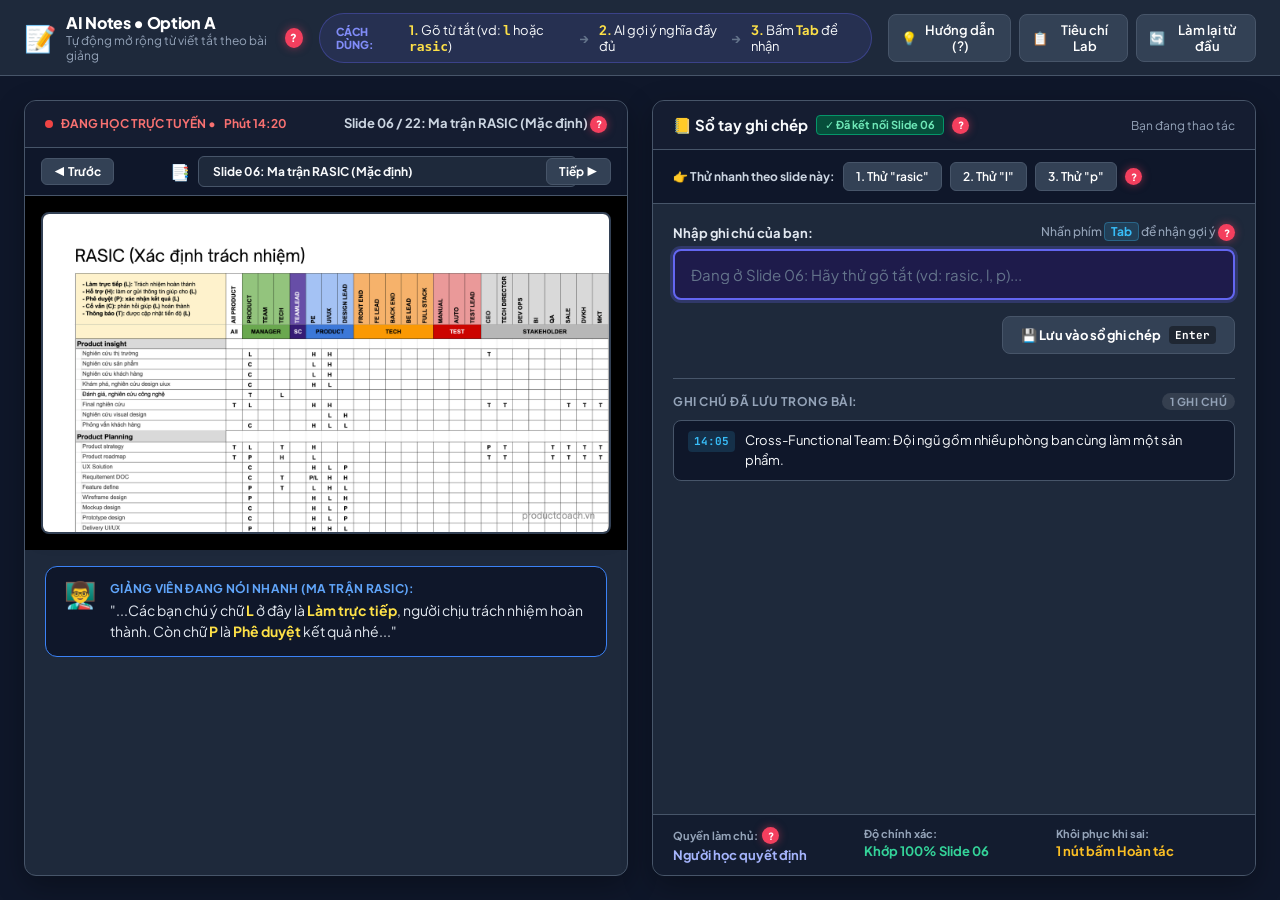
<file: prototype-a/index.html>
<!DOCTYPE html>
<html lang="vi">
<head>
  <meta charset="UTF-8">
  <meta name="viewport" content="width=device-width, initial-scale=1.0">
  <title>AI Notes Prototype - Option A: Tự Động Mở Rộng Viết Tắt</title>
  <link rel="preconnect" href="https://fonts.googleapis.com">
  <link rel="preconnect" href="https://fonts.gstatic.com" crossorigin>
  <link href="https://fonts.googleapis.com/css2?family=Plus+Jakarta+Sans:wght@400;500;600;700;800&family=JetBrains+Mono:wght@500;700&display=swap" rel="stylesheet">
  <link rel="stylesheet" href="style.css">
</head>
<body>

  <!-- Top Simple Navigation Bar -->
  <header class="top-nav">
    <div class="nav-brand">
      <span class="brand-icon">📝</span>
      <div class="brand-info">
        <h1>AI Notes • Option A</h1>
        <p>Tự động mở rộng từ viết tắt theo bài giảng</p>
      </div>
      <button class="help-btn" data-help="overview" title="Bấm xem giải thích">?</button>
    </div>

    <!-- 3 Steps Tester Quick Guide -->
    <div class="quick-steps-banner">
      <span class="step-badge">Cách dùng:</span>
      <span class="step-item"><b>1.</b> Gõ từ tắt (vd: <code>l</code> hoặc <code>rasic</code>)</span>
      <span class="step-arrow">→</span>
      <span class="step-item"><b>2.</b> AI gợi ý nghĩa đầy đủ</span>
      <span class="step-arrow">→</span>
      <span class="step-item"><b>3.</b> Bấm <b>Tab</b> để nhận</span>
    </div>

    <div class="nav-actions">
      <button class="btn-tool" id="btnToggleGuide" title="Bật/Tắt các dấu chấm hỏi hướng dẫn">
        <span class="icon">💡</span> Hướng dẫn (?)
      </button>
      <button class="btn-tool" id="btnToggleAnnotation" title="Xem ghi chú chấm điểm của bài Lab">
        <span class="icon">📋</span> Tiêu chí Lab
      </button>
      <button class="btn-tool btn-reset" id="btnResetAll" title="Làm mới lại trang từ đầu">
        <span class="icon">🔄</span> Làm lại từ đầu
      </button>
    </div>
  </header>

  <!-- Criteria Drawer (Gate 4 Requirement) -->
  <div class="criteria-drawer hidden" id="criteriaDrawer">
    <div class="criteria-box">
      <div class="criteria-header">
        <strong>📋 TIÊU CHÍ CHẤM ĐIỂM LAB (GATE 3 & GATE 4):</strong>
        <button class="btn-close-drawer" id="btnCloseDrawer">✕</button>
      </div>
      <div class="criteria-body">
        <p>• <b>Nhiệm vụ của Tester:</b> Giả sử bạn đang nghe thầy giảng nhanh và chỉ kịp gõ tắt chữ <code>l</code> hoặc <code>rasic</code>. Hãy trải nghiệm cách AI gợi ý nghĩa đầy đủ từ Slide 06.</p>
        <p>• <b>Quyền làm chủ (Agency):</b> AI chỉ gợi ý, người học phải nhấn <b>Tab</b> hoặc nhấp chuột mới nhận, không tự ý can thiệp.</p>
        <p>• <b>Khôi phục (Recovery):</b> Nếu AI đoán sai hoặc người học đổi ý, có nút <b>Hoàn tác (Undo)</b> để quay về chữ ban đầu.</p>
      </div>
    </div>
  </div>

  <!-- Main 2-Column Split Workspace -->
  <main class="workspace-grid">

    <!-- LEFT COLUMN: LECTURE SCREEN (70% COMMON CONTEXT) -->
    <section class="lecture-column">
      <div class="card-header">
        <div class="header-tag">
          <span class="red-dot"></span> ĐANG HỌC TRỰC TUYẾN • <span id="lectureTime">Phút 14:20</span>
        </div>
        <div class="slide-number"><span id="slideIndicator">Slide 06 / 22</span> <button class="help-btn inline" data-help="context" title="Bấm xem bối cảnh bài giảng">?</button></div>
      </div>

      <!-- Slide Switcher Controls -->
      <div class="slide-nav-bar">
        <button class="btn-slide-nav" id="btnPrevSlide" title="Về slide trước">◀ Trước</button>
        <div class="slide-pill-selector">
          <span class="selector-icon">📑</span>
          <select id="slideSelect" class="slide-select-dropdown" title="Chọn slide bài giảng">
            <option value="01">Slide 01: Giới thiệu Session 4 - Stakeholder</option>
            <option value="02">Slide 02: Mục lục Topic buổi học</option>
            <option value="03">Slide 03: Khái niệm Cross-Functional Teams</option>
            <option value="04">Slide 04: Agile Scrum Events</option>
            <option value="05">Slide 05: Mô hình phát triển nhóm Tuckman</option>
            <option value="06" selected>Slide 06: Ma trận RASIC (Mặc định)</option>
            <option value="07">Slide 07: Bộ công cụ làm việc nhóm (Tools for Work)</option>
            <option value="08">Slide 08: Giải lao & Hỏi đáp nhanh</option>
            <option value="09">Slide 09: Bắt đầu phần Workshop nhóm (Let's Start)</option>
            <option value="10">Slide 10: Bài tập 1: Xây dựng ma trận RASIC</option>
            <option value="11">Slide 11: Chuyển tiếp Part 2: Stakeholder Engagement</option>
            <option value="12">Slide 12: Quy trình quản lý Stakeholder (4 bước)</option>
            <option value="13">Slide 13: Định nghĩa Stakeholder (Bên liên quan)</option>
            <option value="14">Slide 14: Mô hình phong cách giao tiếp DISC</option>
            <option value="15">Slide 15: Phân tích Stakeholder (Ma trận Power/Interest)</option>
            <option value="16">Slide 16: Mẫu bảng chiến lược Stakeholder (Strategy Table)</option>
            <option value="17">Slide 17: Tình huống thực tế: Ứng xử với Stakeholder</option>
            <option value="18">Slide 18: Các yếu tố quan hệ trong tổ chức (4T)</option>
            <option value="19">Slide 19: Nguyên tắc giao tiếp với Stakeholder</option>
            <option value="20">Slide 20: Thực hành đóng vai xử lý tình huống (Role-play)</option>
            <option value="21">Slide 21: Bài tập 2: Chiến lược Stakeholder nghề nghiệp</option>
            <option value="22">Slide 22: Q&A - Hỏi đáp và Tổng kết buổi học</option>
          </select>
        </div>
        <button class="btn-slide-nav" id="btnNextSlide" title="Sang slide tiếp theo">Tiếp ▶</button>
      </div>

      <!-- Slide Image -->
      <div class="slide-display-frame">
        <img src="assets/slide_06.png" alt="Slide bài giảng" class="slide-photo" id="slideImg">
      </div>

      <!-- Teacher Audio Transcript Caption -->
      <div class="teacher-speech-bubble">
        <div class="speech-avatar">👨‍🏫</div>
        <div class="speech-content">
          <div class="speaker-name" id="speakerTopic">Giảng viên đang nói nhanh (Ma trận RASIC):</div>
          <p id="speakerQuote">"...Các bạn chú ý chữ <strong>L</strong> ở đây là <strong>Làm trực tiếp</strong>, người chịu trách nhiệm hoàn thành. Còn chữ <strong>P</strong> là <strong>Phê duyệt</strong> kết quả nhé..."</p>
        </div>
      </div>
    </section>

    <!-- RIGHT COLUMN: SMART NOTE-TAKING (OPTION A INTERACTION) -->
    <section class="notepad-column">
      <div class="card-header">
        <div class="notepad-title">
          <span>📒 Sổ tay ghi chép</span>
          <span class="sync-badge" id="syncBadge">✓ Đã kết nối Slide 06</span>
          <button class="help-btn inline" data-help="autocomplete" title="Bấm xem cơ chế tự động điền">?</button>
        </div>
        <span class="user-role-tag">Bạn đang thao tác</span>
      </div>

      <!-- Quick Try Buttons (Tự động thay đổi theo từng Slide) -->
      <div class="quick-try-bar">
        <span class="try-label">👉 Thử nhanh theo slide này:</span>
        <div class="dynamic-sample-btns" id="dynamicSampleBtns">
          <!-- Populated by JS based on active slide -->
        </div>
        <button class="help-btn inline" data-help="scenarios" title="Xem hướng dẫn nút thử nhanh">?</button>
      </div>


      <!-- Note Taking Box -->
      <div class="typing-workspace">

        <!-- Input Row -->
        <div class="input-container">
          <label for="mainInput" class="input-label">
            <span>Nhập ghi chú của bạn:</span>
            <span class="key-hint">Nhấn phím <b>Tab</b> để nhận gợi ý <button class="help-btn inline" data-help="tabKey">?</button></span>
          </label>
          <div class="input-field-wrapper">
            <input 
              type="text" 
              id="mainInput" 
              class="primary-input" 
              placeholder="Gõ thử từ viết tắt vào đây: l, p, h hoặc rasic..." 
              autocomplete="off" 
              autofocus
            >
          </div>
        </div>

        <!-- AI Suggestion Box (Clean, High Visibility Pop-card) -->
        <div class="suggestion-pop-card hidden" id="suggestionCard">
          <div class="sugg-header">
            <span class="sugg-badge">✨ AI phát hiện từ viết tắt:</span>
            <span class="sugg-source">Căn cứ: Slide 06 (Ma trận RASIC)</span>
          </div>

          <div class="sugg-preview-text" id="suggestionText">
            L - Làm trực tiếp: Trách nhiệm chính hoàn thành công việc
          </div>

          <div class="sugg-actions">
            <button class="btn-accept" id="btnAccept">
              <span class="btn-key">Tab ⇥</span> Nhận gợi ý đầy đủ
            </button>
            <button class="btn-dismiss" id="btnDismiss">
              Bỏ qua [Esc]
            </button>
          </div>
        </div>

        <!-- Undo & Recovery Banner -->
        <div class="undo-banner hidden" id="undoBanner">
          <div class="undo-msg">
            <span class="green-check">✓</span> Đã bung câu hoàn chỉnh từ chữ viết tắt.
          </div>
          <div class="undo-buttons">
            <button class="btn-undo-action" id="btnUndo">
              <span>↩</span> Hoàn tác (Quay lại chữ tắt ban đầu)
            </button>
            <button class="help-btn inline" data-help="recovery">?</button>
          </div>
        </div>

        <!-- Save Button -->
        <div class="submit-row">
          <button class="btn-save" id="btnSave">
            💾 Lưu vào sổ ghi chép <kbd>Enter</kbd>
          </button>
        </div>

        <!-- Saved Notes Archive -->
        <div class="notes-archive">
          <div class="archive-header">
            <span>Ghi chú đã lưu trong bài:</span>
            <span class="note-count" id="noteCount">1 ghi chú</span>
          </div>
          <div class="notes-feed" id="notesFeed">
            <div class="feed-item">
              <span class="feed-time">14:05</span>
              <p class="feed-text">Cross-Functional Team: Đội ngũ gồm nhiều phòng ban cùng làm một sản phẩm.</p>
            </div>
          </div>
        </div>

      </div>

      <!-- Human-AI Metrics Footer -->
      <div class="footer-metrics">
        <div class="metric-item">
          <span class="m-label">Quyền làm chủ: <button class="help-btn inline" data-help="agency">?</button></span>
          <span class="m-value purple">Người học quyết định</span>
        </div>
        <div class="metric-item">
          <span class="m-label">Độ chính xác:</span>
          <span class="m-value green">Khớp 100% Slide 06</span>
        </div>
        <div class="metric-item">
          <span class="m-label">Khôi phục khi sai:</span>
          <span class="m-value yellow">1 nút bấm Hoàn tác</span>
        </div>
      </div>
    </section>

  </main>

  <!-- Interactive Help Modal -->
  <div class="help-overlay hidden" id="helpOverlay">
    <div class="help-card">
      <div class="help-header">
        <h3 id="helpTitle">Tiêu đề tính năng</h3>
        <button class="btn-close-help" id="btnCloseHelp">✕</button>
      </div>
      <div class="help-content">
        <div class="help-block">
          <div class="block-title">🎯 Tính năng này để làm gì?</div>
          <p id="helpPurpose">Mô tả...</p>
        </div>
        <div class="help-block">
          <div class="block-title">🖐️ Cách bạn dùng trên màn hình</div>
          <p id="helpUsage">Cách dùng...</p>
        </div>
        <div class="help-block highlight">
          <div class="block-title">🤖 Ý nghĩa thiết kế Human-AI (Tiêu chí chấm thi)</div>
          <p id="helpMetric">Ý nghĩa...</p>
        </div>
      </div>
      <div class="help-footer">
        <button class="btn-understand" id="btnUnderstand">Đã hiểu 👍</button>
      </div>
    </div>
  </div>

  <script src="app.js"></script>
</body>
</html>
</file>
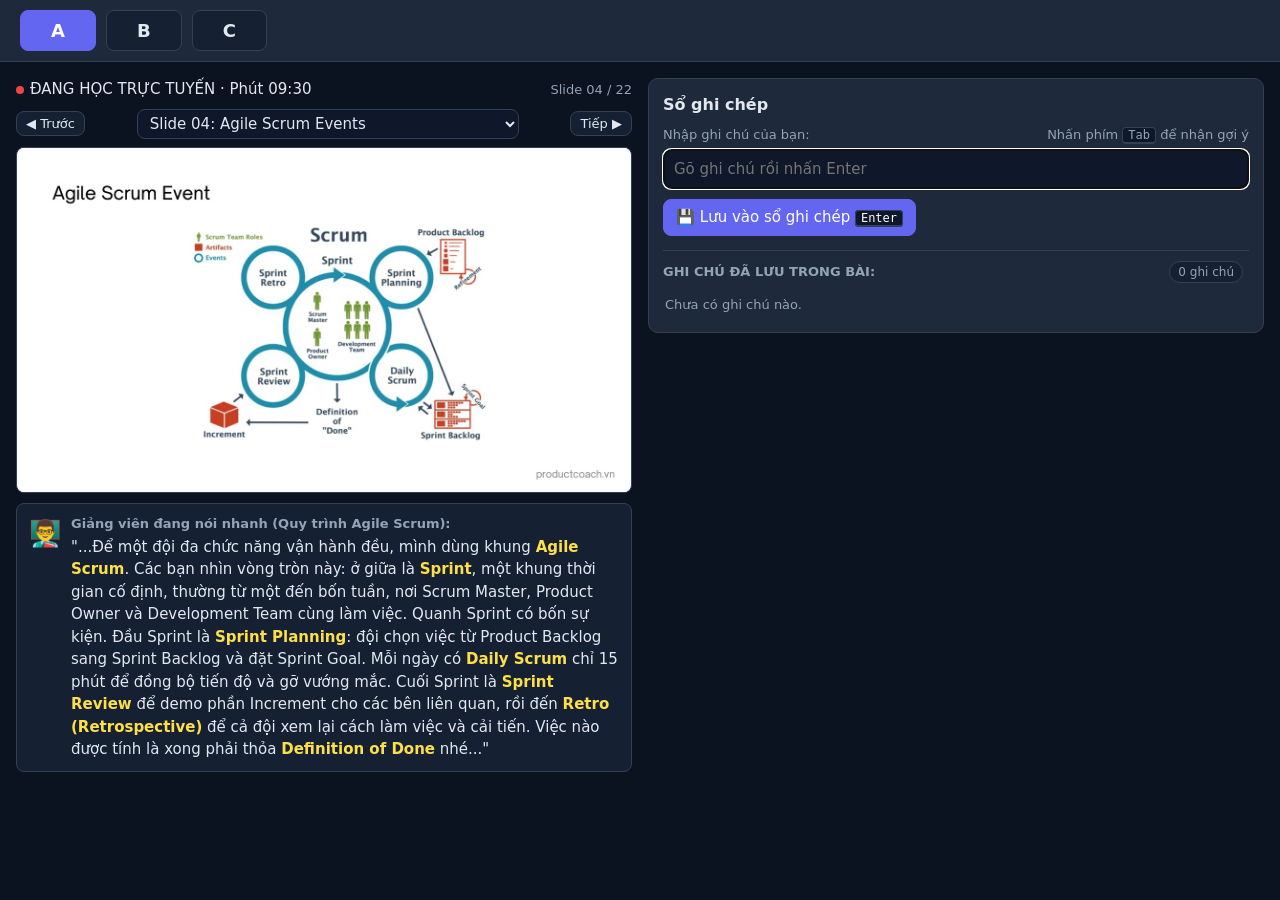
<file: prototype/index.html>
<!doctype html>
<html lang="vi">
<head>
<meta charset="utf-8">
<meta name="viewport" content="width=device-width, initial-scale=1">
<title>Lớp học online · Ghi chú khi nghe giảng</title>
<style>
  :root {
    --bg: #0b1220; --card: #1e293b; --panel: #162033; --field: #0f172a; --ink: #e2e8f0; --muted: #94a3b8; --line: #334155;
    --accent: #6366f1; --accent-soft: #2e3170; --warn: #fcd34d; --warn-soft: #4a3a10; --ok: #86efac; --ok-soft: #14532d; --red: #ef4444;
  }
  * { box-sizing: border-box; }
  body { margin: 0; font: 15px/1.5 system-ui, "Segoe UI", sans-serif; background: var(--bg); color: var(--ink); }
  .hidden { display: none !important; }
  .muted { color: var(--muted); font-size: 13px; }
  h2 { font-size: 16px; margin: 0 0 8px; }
  button { font: inherit; cursor: pointer; border: 1px solid var(--line); background: var(--panel); color: var(--ink); border-radius: 8px; padding: 6px 12px; }
  button:hover:not(:disabled) { border-color: var(--accent); }
  button:disabled { opacity: .45; cursor: not-allowed; }
  button.primary { background: var(--accent); border-color: var(--accent); color: #fff; }
  button.small { padding: 2px 9px; font-size: 13px; }
  input[type=text], textarea, select { font: inherit; width: 100%; padding: 8px 10px; border: 1px solid var(--line); border-radius: 8px; background: var(--field); color: var(--ink); }
  select option { background: var(--card); color: var(--ink); }
  kbd { font: 12px monospace; border: 1px solid var(--line); border-bottom-width: 2px; border-radius: 4px; padding: 0 5px; background: var(--field); }
  .row { display: flex; gap: 8px; flex-wrap: wrap; align-items: center; }
  .between { justify-content: space-between; }

  /* Header: menu A / B / C */
  .top { background: var(--card); border-bottom: 1px solid var(--line); padding: 10px 20px; }
  .menu { display: flex; gap: 10px; }
  .menu button { font-size: 18px; font-weight: 600; padding: 6px 30px; }
  .menu button.on { background: var(--accent); border-color: var(--accent); color: #fff; }

  /* Khung bài giảng dùng chung */
  .grid { max-width: 1320px; margin: 0 auto; padding: 16px; display: grid; grid-template-columns: 1fr 1fr; gap: 16px; align-items: start; }
  @media (max-width: 900px) { .grid { grid-template-columns: 1fr; } }
  .card { background: var(--card); border: 1px solid var(--line); border-radius: 10px; padding: 14px; }
  .live { display: flex; justify-content: space-between; align-items: center; margin-bottom: 8px; }
  .dot { display: inline-block; width: 8px; height: 8px; border-radius: 50%; background: var(--red); margin-right: 6px; }
  .slidenav { display: flex; justify-content: space-between; align-items: center; gap: 8px; margin-bottom: 8px; }
  .slidenav select { width: auto; max-width: 62%; padding: 4px 8px; }
  .frame { aspect-ratio: 16 / 9; border-radius: 8px; overflow: hidden; background: #fff; border: 1px solid var(--line); }
  .frame img { width: 100%; height: 100%; display: block; object-fit: contain; }
  .speech { display: flex; gap: 10px; margin-top: 10px; background: var(--panel); border: 1px solid var(--line); border-radius: 8px; padding: 10px 12px; }
  .speech .av { font-size: 26px; }
  .speech b.t { display: block; font-size: 13px; color: var(--muted); }
  .speech p { margin: 2px 0 0; }
  .speech strong { color: #fde047; }

  /* Thành phần ghi chú dùng chung */
  .tag { display: inline-block; font-size: 12px; padding: 1px 8px; border-radius: 999px; border: 1px solid var(--line); color: var(--muted); background: var(--panel); margin-right: 6px; }
  .tag.ai { background: var(--accent-soft); border-color: #4f52b2; color: #c7d2fe; }
  .tag.low { background: var(--warn-soft); border-color: #7a5e14; color: var(--warn); }
  .item { display: flex; justify-content: space-between; gap: 8px; align-items: flex-start; padding: 8px 10px; border: 1px solid var(--line); border-radius: 8px; margin-bottom: 8px; background: var(--panel); }
  .item .body { flex: 1; }
  .empty { color: var(--muted); font-size: 13px; padding: 4px 2px; }
  .saved { background: var(--ok-soft); border: 1px solid #1f7a3d; border-radius: 8px; padding: 6px 12px; margin-bottom: 10px; color: var(--ok); }

  /* A */
  .suggest { background: var(--accent-soft); border: 1px solid #4f52b2; border-radius: 8px; padding: 10px 12px; margin: 10px 0; }
  .suggest .stext { margin: 8px 0; font-weight: 600; }
  .banner { display: flex; justify-content: space-between; gap: 8px; align-items: center; background: var(--ok-soft); border: 1px solid #1f7a3d; color: var(--ok); border-radius: 8px; padding: 6px 12px; margin: 10px 0; }
  .banner button { color: var(--ink); }
  .archive { margin-top: 14px; border-top: 1px solid var(--line); padding-top: 10px; }

  /* B */
  .pin { display: flex; gap: 12px; align-items: flex-start; border: 1px solid var(--line); border-radius: 8px; padding: 10px; margin-bottom: 10px; background: var(--panel); }
  .pin .l { flex: 1; min-width: 0; }
  .thumb { width: 220px; flex: none; position: relative; border: 1px solid var(--line); cursor: pointer; line-height: 0; }
  .thumb img { width: 100%; }
  @media (max-width: 560px) { .pin { flex-direction: column; } }
  .rbox { position: absolute; border: 2px solid var(--red); background: rgba(239,68,68,.14); }
  .modal { position: fixed; inset: 0; background: rgba(2,6,23,.7); display: flex; align-items: center; justify-content: center; z-index: 10; padding: 12px; }
  .mbox { background: var(--card); border-radius: 12px; padding: 16px; width: min(900px, 100%); max-height: 100%; overflow: auto; }
  .big { position: relative; line-height: 0; border: 1px solid var(--line); margin-bottom: 10px; user-select: none; touch-action: none; }
  .big img { width: 100%; }
  .big .rbox { cursor: move; }
  .big .h { position: absolute; right: -7px; bottom: -7px; width: 13px; height: 13px; background: var(--red); cursor: nwse-resize; }

  /* C */
  textarea { min-height: 280px; resize: vertical; }
  .cornell { display: grid; grid-template-columns: 32% 1fr; border: 1px solid var(--line); border-radius: 8px; overflow: hidden; background: var(--panel); }
  .cornell > div { padding: 8px 10px; }
  .cornell .hd { background: var(--card); font-weight: 600; font-size: 13px; border-bottom: 1px solid var(--line); }
  .cornell .cues { border-right: 1px solid var(--line); }
  .cornell .sum { grid-column: 1 / -1; border-top: 1px solid var(--line); background: #1a2540; }
  .cornell h4 { margin: 8px 0 2px; font-size: 14px; color: #93c5fd; }
  .cornell ul { margin: 2px 0 6px; padding-left: 18px; }
  .cornell [contenteditable=true] { outline: 1px dashed var(--accent); border-radius: 4px; }
</style>
</head>
<body>
<header class="top"><nav class="menu" id="menu"></nav></header>
<main class="grid">
  <section>
    <div class="live"><span><span class="dot"></span>ĐANG HỌC TRỰC TUYẾN · Phút <span id="vtime"></span></span><span class="muted" id="slidelbl"></span></div>
    <div class="slidenav">
      <button class="small" id="prev">◀ Trước</button>
      <select id="sel" title="Chọn slide"></select>
      <button class="small" id="next">Tiếp ▶</button>
    </div>
    <div class="frame"><img id="slideimg" alt="Slide bài giảng"></div>
    <div class="speech"><div class="av">👨‍🏫</div><div><b class="t" id="vtopic"></b><p id="vquote"></p></div></div>
  </section>
  <section class="card" id="panel"></section>
</main>

<script src="data.js"></script>
<script>
/* ================= Phần dùng chung: bài giảng, slide, lời giảng ================= */
const D = window.SLIDE_DATA, TOTAL = 22, START = 4, W = 1280, H = 720;
const ORDER = (new URLSearchParams(location.search).get("order") || "ABC").toUpperCase().split("").filter(c => "ABC".includes(c));
const $ = s => document.querySelector(s);
const esc = s => String(s).replace(/[&<>"]/g, c => ({ "&": "&amp;", "<": "&lt;", ">": "&gt;", '"': "&quot;" }[c]));
const clamp = (v, a, b) => Math.max(a, Math.min(b, v));
const tokens = v => v.trim().split(/\s+/).filter(Boolean);
const pad = n => String(n).padStart(2, "0");
const img = n => `slides/s${pad(n)}.jpg`;
const pct = b => `left:${b[0] / W * 100}%;top:${b[1] / H * 100}%;width:${(b[2] - b[0]) / W * 100}%;height:${(b[3] - b[1]) / H * 100}%`;

let slide = START, cur = null, mod = null;

$("#sel").innerHTML = Object.keys(D).map(n => `<option value="${n}">Slide ${pad(n)}: ${esc(D[n].title)}</option>`).join("");
function updateLecture() {
  const d = D[slide];
  $("#slideimg").src = img(slide);
  $("#slidelbl").textContent = `Slide ${pad(slide)} / ${TOTAL}`;
  $("#vtime").textContent = d.time;
  $("#vtopic").textContent = d.topic;
  $("#vquote").innerHTML = d.quote;
  $("#sel").value = slide;
  $("#prev").disabled = slide <= 1; $("#next").disabled = slide >= TOTAL;
}
function goSlide(n) {
  const prev = slide;
  slide = clamp(n, 1, TOTAL);
  updateLecture();
  if (mod && mod.onSlide && prev !== slide) mod.onSlide(prev, slide);
}
$("#prev").onclick = () => goSlide(slide - 1);
$("#next").onclick = () => goSlide(slide + 1);
$("#sel").onchange = e => goSlide(+e.target.value);

function renderMenu() {
  $("#menu").innerHTML = ORDER.map(o => `<button class="${cur === o ? "on" : ""}" data-o="${o}">${o}</button>`).join("");
}
function select(o) {
  cur = o; slide = START; updateLecture(); renderMenu();
  mod = ({ A: ModA, B: ModB, C: ModC })[o]();
  mod.mount();
}
$("#menu").addEventListener("click", e => { const b = e.target.closest("[data-o]"); if (b) select(b.dataset.o); });
document.addEventListener("keydown", e => { if (e.altKey && e.key.toLowerCase() === "r") { e.preventDefault(); select(cur || ORDER[0]); } });

/* ================= Option A: gõ viết tắt, AI gợi ý, Tab để nhận ================= */
function ModA() {
  let match = null, raw = "", accepted = "", feed = [];
  const find = text => {
    const v = text.trim().toLowerCase();
    if (!v) return null;
    const own = D[slide].kb.find(i => i.keywords.includes(v));
    if (own) return own;
    for (const n of Object.keys(D)) { if (+n === slide) continue; const it = D[n].kb.find(i => i.keywords.includes(v)); if (it) return it; }
    return null;
  };
  const feedHtml = () => feed.length ? feed.map(f => `<div class="item"><span class="tag">${f.time}</span><div class="body"><b>[Slide ${pad(f.slide)}]</b> ${esc(f.text)}</div>${f.ai ? `<span class="tag ai">AI mở rộng</span>` : ""}</div>`).join("") : `<div class="empty">Chưa có ghi chú nào.</div>`;
  const clearSuggestion = () => { match = null; $("#sugg").classList.add("hidden"); };
  function accept() {
    if (!match) return;
    raw = $("#in").value; accepted = match.fullText;
    $("#in").value = match.fullText; clearSuggestion(); $("#undo").classList.remove("hidden"); $("#in").focus();
  }
  function save() {
    const text = $("#in").value.trim(); if (!text) return;
    feed.push({ time: D[slide].time, slide, text, ai: !!accepted && text === accepted });
    $("#in").value = ""; raw = ""; accepted = ""; clearSuggestion(); $("#undo").classList.add("hidden");
    $("#feed").innerHTML = feedHtml(); $("#cnt").textContent = feed.length + " ghi chú"; $("#in").focus();
  }
  return {
    mount() {
      $("#panel").innerHTML = `
        <h2>Sổ ghi chép</h2>
        <div class="row between muted" style="margin-bottom:4px"><span>Nhập ghi chú của bạn:</span><span>Nhấn phím <kbd>Tab</kbd> để nhận gợi ý</span></div>
        <input id="in" type="text" autocomplete="off" spellcheck="false" placeholder="Gõ ghi chú rồi nhấn Enter">
        <div class="suggest hidden" id="sugg">
          <div class="row between"><span class="tag ai">✨ AI phát hiện từ viết tắt</span><span class="muted" id="src"></span></div>
          <div class="stext" id="stext"></div>
          <div class="row"><button class="primary" id="acc"><kbd>Tab</kbd> Nhận gợi ý đầy đủ</button><button id="dis">Bỏ qua [Esc]</button></div>
        </div>
        <div class="banner hidden" id="undo"><span>✓ Đã bung câu hoàn chỉnh từ chữ viết tắt.</span><button class="small" id="undoBtn">↩ Hoàn tác (quay lại chữ tắt ban đầu)</button></div>
        <div class="row" style="margin:10px 0"><button class="primary" id="save">💾 Lưu vào sổ ghi chép <kbd>Enter</kbd></button></div>
        <div class="archive"><div class="row between"><b class="muted">GHI CHÚ ĐÃ LƯU TRONG BÀI:</b><span class="tag" id="cnt">0 ghi chú</span></div><div id="feed" style="margin-top:8px">${feedHtml()}</div></div>`;
      const inp = $("#in");
      inp.addEventListener("input", () => {
        $("#undo").classList.add("hidden");
        match = find(inp.value);
        if (match) { $("#stext").textContent = match.fullText; $("#src").textContent = "Căn cứ: " + match.source; $("#sugg").classList.remove("hidden"); }
        else $("#sugg").classList.add("hidden");
      });
      inp.addEventListener("keydown", e => {
        if (e.key === "Tab" && match) { e.preventDefault(); accept(); }
        else if (e.key === "Escape" && match) { e.preventDefault(); clearSuggestion(); }
        else if (e.key === "Enter") { e.preventDefault(); save(); }
      });
      $("#acc").onclick = accept;
      $("#dis").onclick = () => { clearSuggestion(); inp.focus(); };
      $("#undoBtn").onclick = () => { if (!raw) return; inp.value = raw; $("#undo").classList.add("hidden"); inp.focus(); inp.dispatchEvent(new Event("input")); };
      $("#save").onclick = save;
      inp.focus();
    },
    onSlide() { $("#in").value = ""; clearSuggestion(); $("#undo").classList.add("hidden"); }
  };
}

/* ================= Option B: gõ viết tắt, Ghim, AI chụp slide và khoanh vùng ================= */
const bx = (x1, y1, x2, y2) => [x1 - 3, y1 - 3, x2 + 3, y2 + 3];
const TITLE_BOX = [60, 60, 560, 140];
const BOXES = {   // vùng khoanh theo slide: slide 4 (Scrum) và slide 6 (RASIC)
  4: [
    { aliases: ["daily", "daily scrum", "ds"], cue: "Daily Scrum", box: bx(738, 415, 872, 548) },
    { aliases: ["retro", "retrospective", "sprint retro"], cue: "Sprint Retro", box: bx(468, 205, 602, 335) },
    { aliases: ["sprint", "sp"], cue: "Sprint", box: bx(606, 216, 730, 254) },
    { aliases: ["planning", "sp plan"], cue: "Sprint Planning", box: bx(736, 224, 878, 352) },
    { aliases: ["review", "sprint review"], cue: "Sprint Review", box: bx(468, 412, 602, 545) },
    { aliases: ["pb", "product backlog"], cue: "Product Backlog", box: bx(830, 163, 982, 188) },
    { aliases: ["dod"], cue: "Definition of Done", box: bx(612, 545, 725, 610) }
  ],
  6: [
    { aliases: ["rasic"], cue: "RASIC", box: bx(72, 68, 600, 118) },
    { aliases: ["l"], cue: "L · Làm trực tiếp", box: bx(84, 150, 372, 168) },
    { aliases: ["h"], cue: "H · Hỗ trợ", box: bx(84, 167, 372, 185) },
    { aliases: ["p"], cue: "P · Phê duyệt", box: bx(84, 183, 372, 201) },
    { aliases: ["c"], cue: "C · Cố vấn", box: bx(84, 200, 372, 218) },
    { aliases: ["t"], cue: "T · Thông báo", box: bx(84, 217, 372, 235) }
  ]
};
const boxLookup = (n, tok) => (BOXES[n] || []).find(c => c.aliases.includes(tok.toLowerCase()));

function ModB() {
  let pins = [], n = 0;
  const listHtml = ro => !pins.length ? `<div class="empty">Chưa ghim gì.</div>` : pins.map(p => `
    <div class="pin"><div class="l">
      ${p.edit ? `<input type="text" id="e${p.id}" value="${esc(p.raw)}">` : `<strong>${esc(p.raw)}</strong>`}
      <div class="muted">Slide ${pad(p.slide)} · ${p.time}</div>
      <div style="margin:4px 0">${p.unsure
        ? `<span class="tag low">Chưa chắc: không tìm thấy đoạn khớp, hãy chỉnh vùng khoanh</span>`
        : `<span class="tag ai">AI khoanh từ slide ${pad(p.slide)}${p.cues.length ? " theo " + esc(p.cues.join(", ")) : ""}</span>`}${p.edited ? `<span class="tag">Bạn đã chỉnh vùng</span>` : ""}</div>
      ${ro ? "" : `<div class="row">
        <button class="small" data-b="region" data-id="${p.id}">Chỉnh vùng khoanh</button>
        ${p.edit ? `<button class="small" data-b="ok" data-id="${p.id}">Xong</button>` : `<button class="small" data-b="edit" data-id="${p.id}">Sửa chữ</button>`}
        <button class="small" data-b="del" data-id="${p.id}">Xóa ghim</button></div>`}
    </div>
    <div class="thumb" ${ro ? "" : `data-b="region" data-id="${p.id}"`}><img src="${img(p.slide)}" alt="Ảnh chụp slide ${p.slide}"><div class="rbox" style="${pct(p.box)}"></div></div></div>`).join("");
  const refresh = () => { $("#list").innerHTML = listHtml(false); $("#save").disabled = !pins.length; };
  function pin() {
    const inp = $("#in"), v = inp.value.trim(); if (!v) return;
    const whole = boxLookup(slide, v);
    const hits = whole ? [whole] : tokens(v).map(t => boxLookup(slide, t)).filter(Boolean);
    let box, unsure = false;
    if (hits.length) {
      const bs = hits.map(c => c.box);
      box = [Math.min(...bs.map(b => b[0])), Math.min(...bs.map(b => b[1])), Math.max(...bs.map(b => b[2])), Math.max(...bs.map(b => b[3]))];
    } else { box = TITLE_BOX.slice(); unsure = true; }
    pins.push({ id: ++n, raw: v, slide, time: D[slide].time, box, unsure, edited: false, edit: false, cues: [...new Set(hits.map(c => c.cue))] });
    inp.value = ""; refresh(); inp.focus();
  }
  function editor(id) {
    const p = pins.find(x => x.id === id);
    let b = p.box.slice();
    const ov = document.createElement("div");
    ov.className = "modal";
    ov.innerHTML = `<div class="mbox"><h2>Chỉnh vùng khoanh</h2>
      <div class="big" id="big"><img src="${img(p.slide)}" draggable="false"><div class="rbox" id="rb"><div class="h" id="rh"></div></div></div>
      <div class="row"><button class="primary" id="ok">Xong</button><button id="cancel">Hủy</button></div></div>`;
    document.body.appendChild(ov);
    const big = ov.querySelector("#big"), rb = ov.querySelector("#rb");
    const paint = () => rb.setAttribute("style", pct(b));
    paint();
    let mode = null, sx = 0, sy = 0, sb = b;
    const down = (e, m) => { e.preventDefault(); e.stopPropagation(); mode = m; sx = e.clientX; sy = e.clientY; sb = b.slice(); e.target.setPointerCapture(e.pointerId); };
    rb.addEventListener("pointerdown", e => { if (e.target.id !== "rh") down(e, "move"); });
    ov.querySelector("#rh").addEventListener("pointerdown", e => down(e, "size"));
    ov.addEventListener("pointermove", e => {
      if (!mode) return;
      const s = W / big.getBoundingClientRect().width, dx = (e.clientX - sx) * s, dy = (e.clientY - sy) * s;
      if (mode === "move") {
        const w = sb[2] - sb[0], h = sb[3] - sb[1], x = clamp(sb[0] + dx, 0, W - w), y = clamp(sb[1] + dy, 0, H - h);
        b = [x, y, x + w, y + h];
      } else b = [sb[0], sb[1], clamp(sb[2] + dx, sb[0] + 20, W), clamp(sb[3] + dy, sb[1] + 12, H)];
      paint();
    });
    ov.addEventListener("pointerup", () => { mode = null; });
    const close = () => { ov.remove(); document.removeEventListener("keydown", onKey); };
    const onKey = e => { if (e.key === "Escape") close(); };
    document.addEventListener("keydown", onKey);
    ov.querySelector("#cancel").onclick = close;
    ov.querySelector("#ok").onclick = () => { p.box = b; p.edited = true; p.unsure = false; close(); refresh(); };
  }
  return {
    mount() {
      $("#panel").innerHTML = `
        <h2>Sổ ghi chép</h2>
        <div class="row" style="flex-wrap:nowrap;margin-bottom:10px"><input id="in" type="text" autocomplete="off" spellcheck="false" placeholder="Gõ từ viết tắt rồi bấm Ghim"><button class="primary" id="pin">📌 Ghim</button></div>
        <div id="list"></div>
        <div class="row"><button class="primary" id="save" disabled>Lưu ghi chú</button></div>`;
      $("#pin").onclick = pin;
      $("#in").addEventListener("keydown", e => { if (e.key === "Enter") pin(); });
      $("#save").onclick = () => {
        $("#panel").innerHTML = `<div class="saved">Đã lưu ghi chú</div>${listHtml(true)}<div class="row"><button class="small" id="again">Làm lại</button></div>`;
        $("#again").onclick = () => select("B");
      };
      $("#list").addEventListener("click", e => {
        const b = e.target.closest("[data-b]"); if (!b) return;
        const id = +b.dataset.id, p = pins.find(x => x.id === id);
        if (b.dataset.b === "del") pins = pins.filter(x => x.id !== id);
        if (b.dataset.b === "edit") p.edit = true;
        if (b.dataset.b === "ok") { const v = $("#e" + id).value.trim(); if (v) p.raw = v; p.edit = false; }
        if (b.dataset.b === "region") return editor(id);
        refresh();
      });
      refresh(); $("#in").focus();
    }
  };
}

/* ================= Option C: gõ nháp theo slide, hết buổi AI tổng hợp thành Cornell ================= */
function ModC() {
  let notes = {}, phase = "write", edit = false, data = null;
  const hasNote = () => Object.values(notes).some(v => (v || "").trim());
  const isQuestion = t => { const l = t.toLowerCase(); return t.includes("?") || l.startsWith("tại sao") || l.startsWith("sao") || l.startsWith("là gì") || l.startsWith("thế nào") || l.includes("chưa hiểu") || l.includes("hỏi") || l.includes("cần làm rõ"); };
  function synthesize() {
    const lines = [];
    Object.keys(notes).map(Number).sort((a, b) => a - b).forEach(n => (notes[n] || "").split("\n").forEach(l => { const t = l.trim().replace(/^[-•*]\s*/, ""); if (t) lines.push({ n, text: t }); }));
    const qs = lines.filter(l => isQuestion(l.text)), cs = lines.filter(l => !isQuestion(l.text));
    const grouped = {};
    cs.forEach(l => (grouped[l.n] = grouped[l.n] || []).push(l.text));
    const slides = [...new Set(lines.map(l => l.n))];
    return {
      cues: qs.map(q => ({ title: q.text, desc: `Xuất phát từ ghi chép Slide ${pad(q.n)} (${D[q.n].title}). Cần đào sâu làm rõ thêm.` })),
      notes: Object.keys(grouped).map(n => ({ heading: `Ghi chú Slide ${pad(n)}: ${D[n].title}`, bullets: grouped[n] })),
      summary: lines.length
        ? `Tổng hợp từ ${lines.length} ý bạn đã ghi ở ${slides.length} slide (${slides.map(n => D[n].title).join("; ")}), trong đó ${qs.length} điểm cần làm rõ thêm.`
        : "Chưa có ghi chú nào để tổng hợp.",
      source: `Ghi chú thực tế của người học trên ${slides.length} slide bài giảng`
    };
  }
  function updateButton() {
    const on = hasNote() || slide === TOTAL;
    $("#sum").disabled = !on;
    $("#chint").textContent = on ? "✨ Bạn có thể bấm Tổng hợp note bài học bất cứ lúc nào." : "💡 Ghi chú ít nhất một ý, hoặc xem đến slide cuối cùng, để mở nút tổng hợp Cornell Note.";
  }
  function loadSlideNote() {
    $("#ctitle").textContent = `Ghi chú Slide ${pad(slide)}: ${D[slide].title}`;
    $("#ctag").textContent = `Slide ${pad(slide)}`;
    $("#ta").value = notes[slide] || "";
    $("#cc").textContent = `${$("#ta").value.trim().length} ký tự`;
    updateButton();
  }
  function writeView() {
    phase = "write";
    $("#panel").innerHTML = `
      <div class="row between"><h2 id="ctitle"></h2><span class="muted">Lưu riêng theo slide</span></div>
      <textarea id="ta" placeholder="Ghi chú cho slide này...&#10;&#10;• Ý chính hoặc thuật ngữ cần nhớ&#10;• Đặt dấu (?) cho những thắc mắc hoặc câu hỏi cần làm rõ sau này"></textarea>
      <div class="row between" style="margin-top:10px"><span class="muted"><span id="cc"></span> <span class="tag" id="ctag"></span></span><button class="primary" id="sum" disabled>✨ Tổng hợp note bài học</button></div>
      <div class="muted" id="chint" style="margin-top:6px"></div>`;
    loadSlideNote();
    $("#ta").addEventListener("input", () => { notes[slide] = $("#ta").value; $("#cc").textContent = `${$("#ta").value.trim().length} ký tự`; updateButton(); });
    $("#sum").onclick = () => { data = synthesize(); edit = false; cornellView(); };
    $("#ta").focus();
  }
  function cornellView() {
    phase = "cornell";
    const date = new Date().toLocaleDateString("vi-VN");
    $("#panel").innerHTML = `
      <div class="row between" style="margin-bottom:10px">
        <button class="small" id="back">◀ Quay lại Slide</button>
        <span class="row"><button class="small" id="edit">✏️ Sửa ghi chú</button><button class="small" id="dl">📥 Tải về (.md)</button></span>
      </div>
      <h2>Cornell Note tổng hợp bài học</h2>
      <div class="muted" style="margin-bottom:8px">Ngày học: ${date} · Nguồn: ${esc(data.source)}</div>
      <div class="cornell">
        <div class="hd">❓ Câu hỏi và điểm cần làm rõ (Cues)</div><div class="hd">📝 Nội dung bài học (Notes)</div>
        <div class="cues" id="cues">${data.cues.length ? data.cues.map(c => `<h4>${esc(c.title)}</h4><div class="muted">${esc(c.desc)}</div>`).join("") : `<div class="muted">Không có câu hỏi nào được đánh dấu.</div>`}</div>
        <div id="nts">${data.notes.length ? data.notes.map(g => `<h4>${esc(g.heading)}</h4><ul>${g.bullets.map(b => `<li>${esc(b)}</li>`).join("")}</ul>`).join("") : `<div class="muted">Không có ghi chú nội dung.</div>`}</div>
        <div class="sum"><strong>📌 Tóm tắt (Summary)</strong><div id="smy">${esc(data.summary)}</div></div>
      </div>`;
    $("#back").onclick = writeView;
    $("#edit").onclick = () => {
      edit = !edit;
      ["cues", "nts", "smy"].forEach(id => { $("#" + id).contentEditable = edit ? "true" : "false"; });
      $("#edit").textContent = edit ? "💾 Hoàn tất sửa" : "✏️ Sửa ghi chú";
    };
    $("#dl").onclick = () => {
      const md = `# Cornell Note\n- **Ngày học:** ${date}\n\n---\n\n## Câu hỏi và điểm cần làm rõ (Cues)\n${$("#cues").innerText.trim()}\n\n---\n\n## Nội dung bài học (Notes)\n${$("#nts").innerText.trim()}\n\n---\n\n## Tóm tắt (Summary)\n${$("#smy").innerText.trim()}\n`;
      const a = document.createElement("a");
      a.href = URL.createObjectURL(new Blob([md], { type: "text/markdown;charset=utf-8" }));
      a.download = "Cornell_Notes.md"; document.body.appendChild(a); a.click(); a.remove();
    };
  }
  return {
    mount() { writeView(); },
    onSlide() { if (phase === "write") loadSlideNote(); }
  };
}

updateLecture();
select(ORDER[0]);
</script>
</body>
</html>
</file>
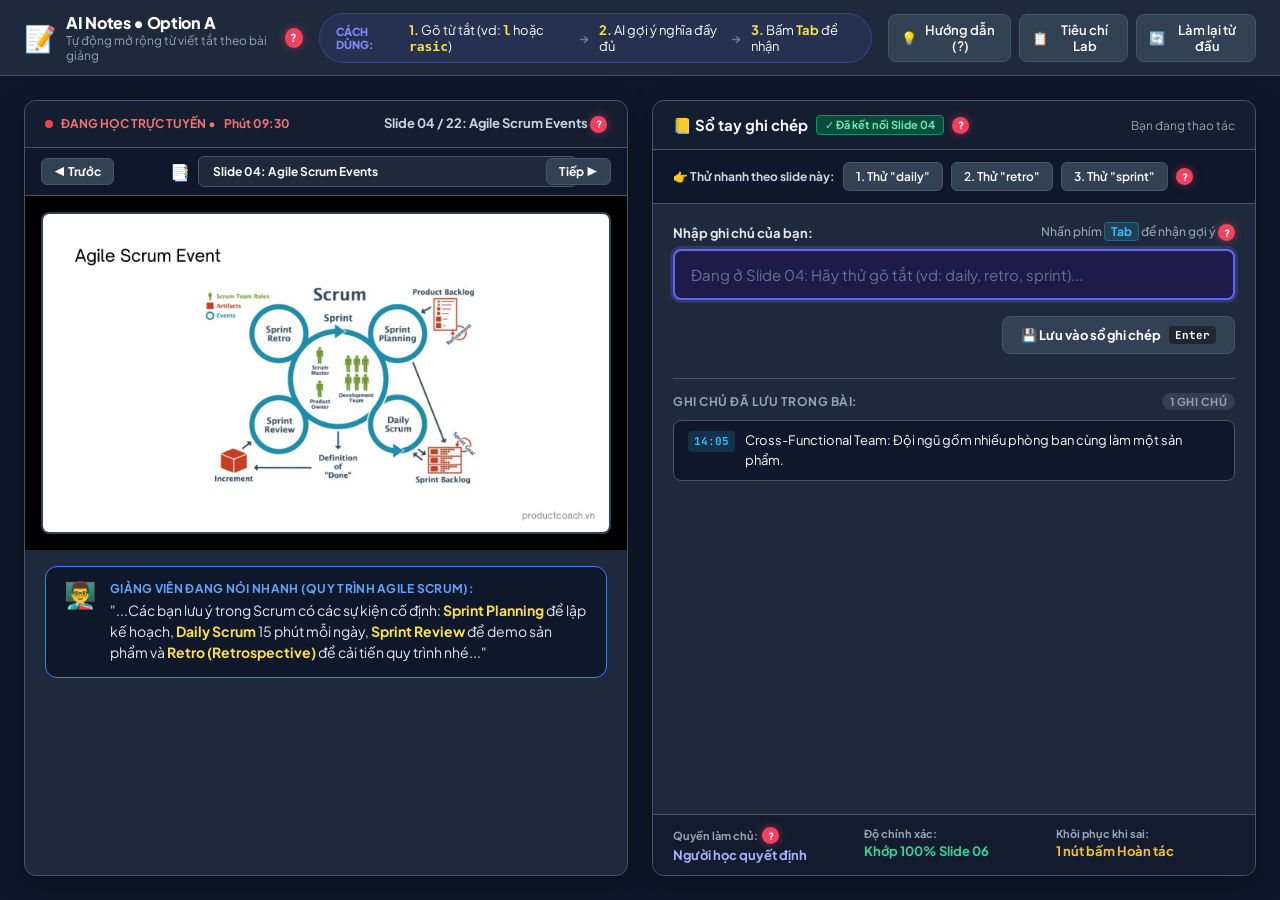
<file: prototype/standalone/option-a/index.html>
<!DOCTYPE html>
<html lang="vi">
<head>
  <meta charset="UTF-8">
  <meta name="viewport" content="width=device-width, initial-scale=1.0">
  <title>AI Notes Prototype - Option A: Tự Động Mở Rộng Viết Tắt</title>
  <link rel="preconnect" href="https://fonts.googleapis.com">
  <link rel="preconnect" href="https://fonts.gstatic.com" crossorigin>
  <link href="https://fonts.googleapis.com/css2?family=Plus+Jakarta+Sans:wght@400;500;600;700;800&family=JetBrains+Mono:wght@500;700&display=swap" rel="stylesheet">
  <link rel="stylesheet" href="style.css">
</head>
<body>

  <!-- Top Simple Navigation Bar -->
  <header class="top-nav">
    <div class="nav-brand">
      <span class="brand-icon">📝</span>
      <div class="brand-info">
        <h1>AI Notes • Option A</h1>
        <p>Tự động mở rộng từ viết tắt theo bài giảng</p>
      </div>
      <button class="help-btn" data-help="overview" title="Bấm xem giải thích">?</button>
    </div>

    <!-- 3 Steps Tester Quick Guide -->
    <div class="quick-steps-banner">
      <span class="step-badge">Cách dùng:</span>
      <span class="step-item"><b>1.</b> Gõ từ tắt (vd: <code>l</code> hoặc <code>rasic</code>)</span>
      <span class="step-arrow">→</span>
      <span class="step-item"><b>2.</b> AI gợi ý nghĩa đầy đủ</span>
      <span class="step-arrow">→</span>
      <span class="step-item"><b>3.</b> Bấm <b>Tab</b> để nhận</span>
    </div>

    <div class="nav-actions">
      <button class="btn-tool" id="btnToggleGuide" title="Bật/Tắt các dấu chấm hỏi hướng dẫn">
        <span class="icon">💡</span> Hướng dẫn (?)
      </button>
      <button class="btn-tool" id="btnToggleAnnotation" title="Xem ghi chú chấm điểm của bài Lab">
        <span class="icon">📋</span> Tiêu chí Lab
      </button>
      <button class="btn-tool btn-reset" id="btnResetAll" title="Làm mới lại trang từ đầu">
        <span class="icon">🔄</span> Làm lại từ đầu
      </button>
    </div>
  </header>

  <!-- Criteria Drawer (Gate 4 Requirement) -->
  <div class="criteria-drawer hidden" id="criteriaDrawer">
    <div class="criteria-box">
      <div class="criteria-header">
        <strong>📋 TIÊU CHÍ CHẤM ĐIỂM LAB (GATE 3 & GATE 4):</strong>
        <button class="btn-close-drawer" id="btnCloseDrawer">✕</button>
      </div>
      <div class="criteria-body">
        <p>• <b>Nhiệm vụ của Tester:</b> Giả sử bạn đang nghe thầy giảng nhanh và chỉ kịp gõ tắt chữ <code>l</code> hoặc <code>rasic</code>. Hãy trải nghiệm cách AI gợi ý nghĩa đầy đủ từ Slide 06.</p>
        <p>• <b>Quyền làm chủ (Agency):</b> AI chỉ gợi ý, người học phải nhấn <b>Tab</b> hoặc nhấp chuột mới nhận, không tự ý can thiệp.</p>
        <p>• <b>Khôi phục (Recovery):</b> Nếu AI đoán sai hoặc người học đổi ý, có nút <b>Hoàn tác (Undo)</b> để quay về chữ ban đầu.</p>
      </div>
    </div>
  </div>

  <!-- Main 2-Column Split Workspace -->
  <main class="workspace-grid">

    <!-- LEFT COLUMN: LECTURE SCREEN (70% COMMON CONTEXT) -->
    <section class="lecture-column">
      <div class="card-header">
        <div class="header-tag">
          <span class="red-dot"></span> ĐANG HỌC TRỰC TUYẾN • <span id="lectureTime">Phút 14:20</span>
        </div>
        <div class="slide-number"><span id="slideIndicator">Slide 06 / 22</span> <button class="help-btn inline" data-help="context" title="Bấm xem bối cảnh bài giảng">?</button></div>
      </div>

      <!-- Slide Switcher Controls -->
      <div class="slide-nav-bar">
        <button class="btn-slide-nav" id="btnPrevSlide" title="Về slide trước">◀ Trước</button>
        <div class="slide-pill-selector">
          <span class="selector-icon">📑</span>
          <select id="slideSelect" class="slide-select-dropdown" title="Chọn slide bài giảng">
            <option value="01">Slide 01: Giới thiệu Session 4 - Stakeholder</option>
            <option value="02">Slide 02: Mục lục Topic buổi học</option>
            <option value="03">Slide 03: Khái niệm Cross-Functional Teams</option>
            <option value="04">Slide 04: Agile Scrum Events</option>
            <option value="05">Slide 05: Mô hình phát triển nhóm Tuckman</option>
            <option value="06" selected>Slide 06: Ma trận RASIC (Mặc định)</option>
            <option value="07">Slide 07: Bộ công cụ làm việc nhóm (Tools for Work)</option>
            <option value="08">Slide 08: Giải lao & Hỏi đáp nhanh</option>
            <option value="09">Slide 09: Bắt đầu phần Workshop nhóm (Let's Start)</option>
            <option value="10">Slide 10: Bài tập 1: Xây dựng ma trận RASIC</option>
            <option value="11">Slide 11: Chuyển tiếp Part 2: Stakeholder Engagement</option>
            <option value="12">Slide 12: Quy trình quản lý Stakeholder (4 bước)</option>
            <option value="13">Slide 13: Định nghĩa Stakeholder (Bên liên quan)</option>
            <option value="14">Slide 14: Mô hình phong cách giao tiếp DISC</option>
            <option value="15">Slide 15: Phân tích Stakeholder (Ma trận Power/Interest)</option>
            <option value="16">Slide 16: Mẫu bảng chiến lược Stakeholder (Strategy Table)</option>
            <option value="17">Slide 17: Tình huống thực tế: Ứng xử với Stakeholder</option>
            <option value="18">Slide 18: Các yếu tố quan hệ trong tổ chức (4T)</option>
            <option value="19">Slide 19: Nguyên tắc giao tiếp với Stakeholder</option>
            <option value="20">Slide 20: Thực hành đóng vai xử lý tình huống (Role-play)</option>
            <option value="21">Slide 21: Bài tập 2: Chiến lược Stakeholder nghề nghiệp</option>
            <option value="22">Slide 22: Q&A - Hỏi đáp và Tổng kết buổi học</option>
          </select>
        </div>
        <button class="btn-slide-nav" id="btnNextSlide" title="Sang slide tiếp theo">Tiếp ▶</button>
      </div>

      <!-- Slide Image -->
      <div class="slide-display-frame">
        <img src="assets/slide_06.png" alt="Slide bài giảng" class="slide-photo" id="slideImg">
      </div>

      <!-- Teacher Audio Transcript Caption -->
      <div class="teacher-speech-bubble">
        <div class="speech-avatar">👨‍🏫</div>
        <div class="speech-content">
          <div class="speaker-name" id="speakerTopic">Giảng viên đang nói nhanh (Ma trận RASIC):</div>
          <p id="speakerQuote">"...Các bạn chú ý chữ <strong>L</strong> ở đây là <strong>Làm trực tiếp</strong>, người chịu trách nhiệm hoàn thành. Còn chữ <strong>P</strong> là <strong>Phê duyệt</strong> kết quả nhé..."</p>
        </div>
      </div>
    </section>

    <!-- RIGHT COLUMN: SMART NOTE-TAKING (OPTION A INTERACTION) -->
    <section class="notepad-column">
      <div class="card-header">
        <div class="notepad-title">
          <span>📒 Sổ tay ghi chép</span>
          <span class="sync-badge" id="syncBadge">✓ Đã kết nối Slide 06</span>
          <button class="help-btn inline" data-help="autocomplete" title="Bấm xem cơ chế tự động điền">?</button>
        </div>
        <span class="user-role-tag">Bạn đang thao tác</span>
      </div>

      <!-- Quick Try Buttons (Tự động thay đổi theo từng Slide) -->
      <div class="quick-try-bar">
        <span class="try-label">👉 Thử nhanh theo slide này:</span>
        <div class="dynamic-sample-btns" id="dynamicSampleBtns">
          <!-- Populated by JS based on active slide -->
        </div>
        <button class="help-btn inline" data-help="scenarios" title="Xem hướng dẫn nút thử nhanh">?</button>
      </div>


      <!-- Note Taking Box -->
      <div class="typing-workspace">

        <!-- Input Row -->
        <div class="input-container">
          <label for="mainInput" class="input-label">
            <span>Nhập ghi chú của bạn:</span>
            <span class="key-hint">Nhấn phím <b>Tab</b> để nhận gợi ý <button class="help-btn inline" data-help="tabKey">?</button></span>
          </label>
          <div class="input-field-wrapper">
            <input 
              type="text" 
              id="mainInput" 
              class="primary-input" 
              placeholder="Gõ thử từ viết tắt vào đây: l, p, h hoặc rasic..." 
              autocomplete="off" 
              autofocus
            >
          </div>
        </div>

        <!-- AI Suggestion Box (Clean, High Visibility Pop-card) -->
        <div class="suggestion-pop-card hidden" id="suggestionCard">
          <div class="sugg-header">
            <span class="sugg-badge">✨ AI phát hiện từ viết tắt:</span>
            <span class="sugg-source">Căn cứ: Slide 06 (Ma trận RASIC)</span>
          </div>

          <div class="sugg-preview-text" id="suggestionText">
            L - Làm trực tiếp: Trách nhiệm chính hoàn thành công việc
          </div>

          <div class="sugg-actions">
            <button class="btn-accept" id="btnAccept">
              <span class="btn-key">Tab ⇥</span> Nhận gợi ý đầy đủ
            </button>
            <button class="btn-dismiss" id="btnDismiss">
              Bỏ qua [Esc]
            </button>
          </div>
        </div>

        <!-- Undo & Recovery Banner -->
        <div class="undo-banner hidden" id="undoBanner">
          <div class="undo-msg">
            <span class="green-check">✓</span> Đã bung câu hoàn chỉnh từ chữ viết tắt.
          </div>
          <div class="undo-buttons">
            <button class="btn-undo-action" id="btnUndo">
              <span>↩</span> Hoàn tác (Quay lại chữ tắt ban đầu)
            </button>
            <button class="help-btn inline" data-help="recovery">?</button>
          </div>
        </div>

        <!-- Save Button -->
        <div class="submit-row">
          <button class="btn-save" id="btnSave">
            💾 Lưu vào sổ ghi chép <kbd>Enter</kbd>
          </button>
        </div>

        <!-- Saved Notes Archive -->
        <div class="notes-archive">
          <div class="archive-header">
            <span>Ghi chú đã lưu trong bài:</span>
            <span class="note-count" id="noteCount">1 ghi chú</span>
          </div>
          <div class="notes-feed" id="notesFeed">
            <div class="feed-item">
              <span class="feed-time">14:05</span>
              <p class="feed-text">Cross-Functional Team: Đội ngũ gồm nhiều phòng ban cùng làm một sản phẩm.</p>
            </div>
          </div>
        </div>

      </div>

      <!-- Human-AI Metrics Footer -->
      <div class="footer-metrics">
        <div class="metric-item">
          <span class="m-label">Quyền làm chủ: <button class="help-btn inline" data-help="agency">?</button></span>
          <span class="m-value purple">Người học quyết định</span>
        </div>
        <div class="metric-item">
          <span class="m-label">Độ chính xác:</span>
          <span class="m-value green">Khớp 100% Slide 06</span>
        </div>
        <div class="metric-item">
          <span class="m-label">Khôi phục khi sai:</span>
          <span class="m-value yellow">1 nút bấm Hoàn tác</span>
        </div>
      </div>
    </section>

  </main>

  <!-- Interactive Help Modal -->
  <div class="help-overlay hidden" id="helpOverlay">
    <div class="help-card">
      <div class="help-header">
        <h3 id="helpTitle">Tiêu đề tính năng</h3>
        <button class="btn-close-help" id="btnCloseHelp">✕</button>
      </div>
      <div class="help-content">
        <div class="help-block">
          <div class="block-title">🎯 Tính năng này để làm gì?</div>
          <p id="helpPurpose">Mô tả...</p>
        </div>
        <div class="help-block">
          <div class="block-title">🖐️ Cách bạn dùng trên màn hình</div>
          <p id="helpUsage">Cách dùng...</p>
        </div>
        <div class="help-block highlight">
          <div class="block-title">🤖 Ý nghĩa thiết kế Human-AI (Tiêu chí chấm thi)</div>
          <p id="helpMetric">Ý nghĩa...</p>
        </div>
      </div>
      <div class="help-footer">
        <button class="btn-understand" id="btnUnderstand">Đã hiểu 👍</button>
      </div>
    </div>
  </div>

  <script src="app.js"></script>
<script>
/* Alt+R trong phương án: nhờ trang hub reset về ban đầu */
document.addEventListener('keydown', function (e) {
  if (e.altKey && e.key.toLowerCase() === 'r' && window.parent !== window) { e.preventDefault(); window.parent.postMessage({ type: 'reset' }, '*'); }
});
</script>
</body>
</html>
</file>
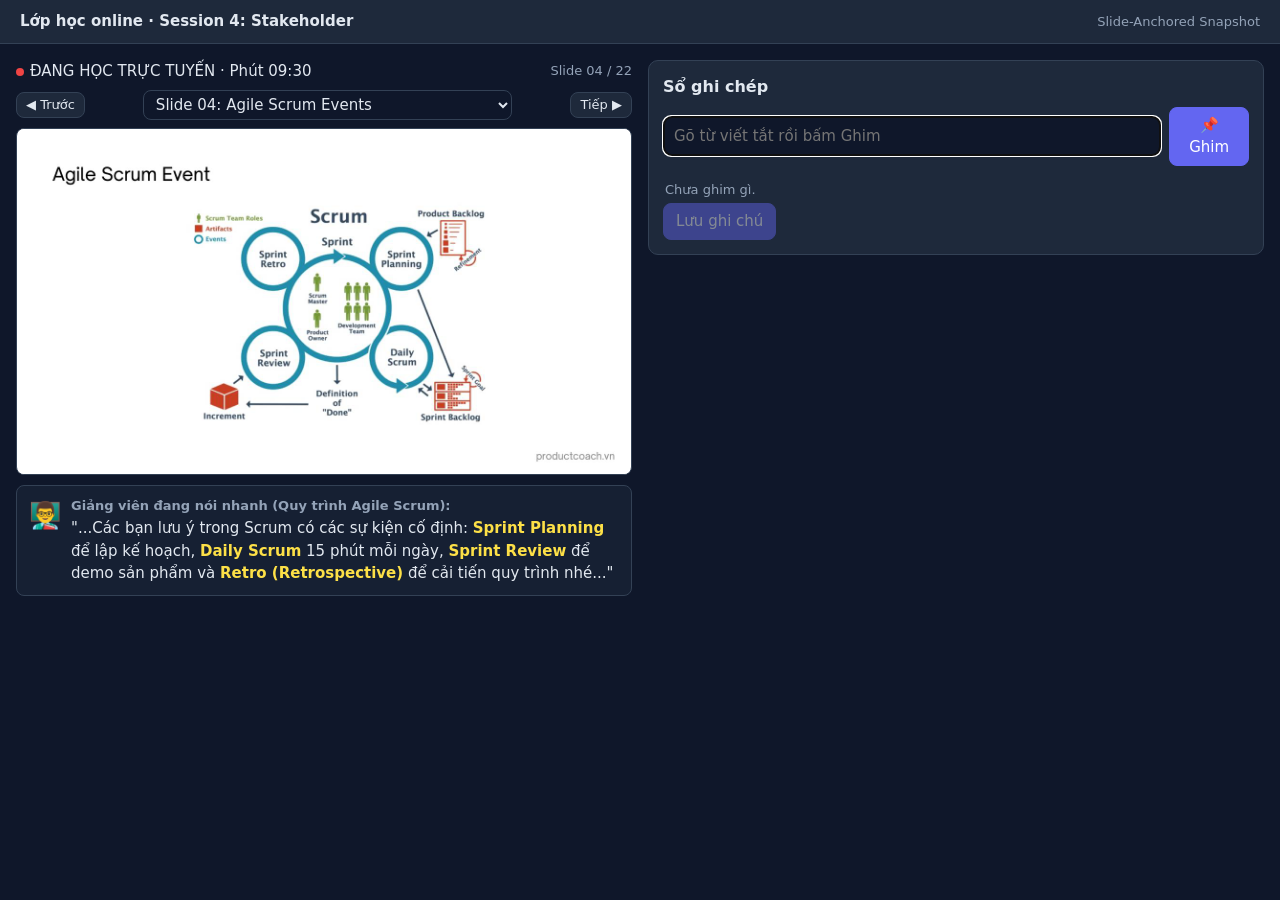
<file: prototype/standalone/option-b/index.html>
<!doctype html>
<html lang="vi">
<head>
<meta charset="utf-8">
<meta name="viewport" content="width=device-width, initial-scale=1">
<title>Lớp học online · Ghi chú khi nghe giảng (B)</title>
<style>
  :root {
    --bg: #0f172a; --card: #1e293b; --ink: #e2e8f0; --muted: #94a3b8; --line: #334155;
    --accent: #6366f1; --accent-soft: #2e3170; --warn: #fcd34d; --warn-soft: #4a3a10;
    --ok: #86efac; --ok-soft: #14532d; --red: #ef4444; --field: #0f172a; --panel: #162033;
  }
  * { box-sizing: border-box; }
  body { margin: 0; font: 15px/1.5 system-ui, "Segoe UI", sans-serif; background: var(--bg); color: var(--ink); }
  header { display: flex; justify-content: space-between; align-items: center; padding: 10px 20px; background: var(--card); border-bottom: 1px solid var(--line); }
  main { max-width: 1280px; margin: 0 auto; padding: 16px; display: grid; grid-template-columns: 1fr 1fr; gap: 16px; align-items: start; }
  @media (max-width: 900px) { main { grid-template-columns: 1fr; } }
  h2 { font-size: 16px; margin: 0 0 8px; }
  .muted { color: var(--muted); font-size: 13px; }
  .card { background: var(--card); border: 1px solid var(--line); border-radius: 10px; padding: 14px; margin-bottom: 14px; }
  button { font: inherit; cursor: pointer; border: 1px solid var(--line); background: var(--card); color: var(--ink); border-radius: 8px; padding: 6px 12px; }
  button:hover:not(:disabled) { border-color: var(--accent); }
  button:disabled { opacity: .45; cursor: not-allowed; }
  button.primary { background: var(--accent); border-color: var(--accent); color: #fff; }
  select option { background: var(--card); color: var(--ink); }
  button.small { padding: 2px 9px; font-size: 13px; }
  .row { display: flex; gap: 8px; flex-wrap: wrap; align-items: center; }
  .live { display: flex; justify-content: space-between; align-items: center; margin-bottom: 8px; }
  .dot { display: inline-block; width: 8px; height: 8px; border-radius: 50%; background: #ef4444; margin-right: 6px; }
  .frame { aspect-ratio: 16 / 9; border-radius: 8px; overflow: hidden; background: #fff; border: 1px solid var(--line); }
  input[type=text], select { background: var(--field); color: var(--ink); }
  .frame img { width: 100%; height: 100%; display: block; object-fit: contain; }
  .slidenav { display: flex; justify-content: space-between; align-items: center; gap: 8px; margin: 8px 0; }
  .slidenav select { font: inherit; padding: 4px 8px; border: 1px solid var(--line); border-radius: 8px; max-width: 60%; }
  .speech { display: flex; gap: 10px; background: var(--panel); border: 1px solid var(--line); border-radius: 8px; padding: 10px 12px; }
  .speech .av { font-size: 26px; }
  .speech b.t { display: block; font-size: 13px; color: var(--muted); }
  .speech p { margin: 2px 0 0; }
  .speech strong { color: #fde047; }
  .tag { display: inline-block; font-size: 12px; padding: 1px 8px; border-radius: 999px; border: 1px solid var(--line); color: var(--muted); background: var(--panel); margin-right: 6px; }
  .tag.ai { background: var(--accent-soft); border-color: #4f52b2; color: #c7d2fe; }
  .tag.low { background: var(--warn-soft); border-color: #7a5e14; color: var(--warn); }
  input[type=text] { font: inherit; width: 100%; padding: 8px 10px; border: 1px solid var(--line); border-radius: 8px; }
  .empty { color: var(--muted); font-size: 13px; padding: 4px 2px; }
  .pin { display: flex; gap: 12px; align-items: flex-start; border: 1px solid var(--line); border-radius: 8px; padding: 10px; margin-bottom: 10px; background: var(--panel); }
  .pin .l { flex: 1; min-width: 0; }
  .thumb { width: 220px; flex: none; position: relative; border: 1px solid var(--line); cursor: pointer; line-height: 0; }
  .thumb img { width: 100%; }
  @media (max-width: 560px) { .pin { flex-direction: column; } }
  .rbox { position: absolute; border: 2px solid var(--red); background: rgba(212,0,0,.12); }
  .modal { position: fixed; inset: 0; background: rgba(15,23,42,.6); display: flex; align-items: center; justify-content: center; z-index: 10; padding: 12px; }
  .mbox { background: var(--card); border-radius: 12px; padding: 16px; width: min(900px, 100%); max-height: 100%; overflow: auto; }
  .big { position: relative; line-height: 0; border: 1px solid var(--line); margin-bottom: 10px; user-select: none; touch-action: none; }
  .big img { width: 100%; }
  .big .rbox { cursor: move; }
  .big .h { position: absolute; right: -7px; bottom: -7px; width: 13px; height: 13px; background: var(--red); cursor: nwse-resize; }
  .saved { background: var(--ok-soft); border: 1px solid #1f7a3d; border-radius: 8px; padding: 6px 12px; margin-bottom: 10px; color: var(--ok); }
</style>
</head>
<body>
<header>
  <strong>Lớp học online · Session 4: Stakeholder</strong>
  <span class="muted">Slide-Anchored Snapshot</span>
</header>
<main>
  <section>
    <div class="live"><span><span class="dot"></span>ĐANG HỌC TRỰC TUYẾN · <span id="vtime"></span></span><span class="muted" id="slidelbl"></span></div>
    <div class="slidenav">
      <button class="small" id="prev">◀ Trước</button>
      <select id="sel" title="Chọn slide"></select>
      <button class="small" id="next">Tiếp ▶</button>
    </div>
    <div class="frame"><img id="slideimg" alt="Slide bài giảng"></div>
    <div class="speech" style="margin-top:10px"><div class="av">👨‍🏫</div><div><b class="t" id="vtopic"></b><p id="vquote"></p></div></div>
  </section>
  <section>
    <div class="card" id="panel"></div>
  </section>
</main>

<script>
/* ---------- Dữ liệu dùng chung: bộ slide Stakeholder (22 slide, ảnh render từ ảnh của Option A) ---------- */
const W = 1280, H = 720, TOTAL = 22;
const PARAMS = new URLSearchParams(location.search);
const START = Math.min(22, Math.max(1, parseInt(PARAMS.get("slide") || "4", 10) || 4));
const img = n => `slides/s${String(n).padStart(2, "0")}.jpg`;
const bx = (x1, y1, x2, y2) => [x1 - 3, y1 - 3, x2 + 3, y2 + 3];
const TITLE_BOX = [60, 60, 560, 140];
const TITLES = ["Giới thiệu Session 4 - Stakeholder", "Mục lục Topic buổi học", "Khái niệm Đội ngũ Đa chức năng", "Agile Scrum Events",
  "Mô hình phát triển nhóm Tuckman", "Ma trận RASIC", "Bộ công cụ làm việc nhóm", "Giải lao và hỏi đáp nhanh", "Bắt đầu phần Workshop nhóm",
  "Bài tập 1: Xây dựng ma trận RASIC", "Chuyển tiếp Part 2: Stakeholder Engagement", "Quy trình quản trị Stakeholder", "Định nghĩa Bên liên quan",
  "Mô hình phong cách giao tiếp DISC", "Phân tích Stakeholder (Power vs Interest)", "Mẫu bảng chiến lược Stakeholder", "Tình huống thực tế: ứng xử với Stakeholder",
  "Các yếu tố quan hệ trong tổ chức", "Nguyên tắc giao tiếp với Stakeholder", "Thực hành đóng vai xử lý tình huống", "Bài tập 2: Chiến lược Stakeholder nghề nghiệp", "Q&A và tổng kết buổi học"];

/* Từ viết tắt có hộp khoanh: slide 4 (Scrum) khớp từ khóa của Option A; slide 6 (RASIC) */
const SLIDES = {
  4: { concepts: [
    { aliases: ["daily", "daily scrum", "ds"], cue: "Daily Scrum", box: bx(738, 415, 872, 548) },
    { aliases: ["retro", "retrospective", "sprint retro"], cue: "Sprint Retro", box: bx(468, 205, 602, 335) },
    { aliases: ["sprint", "sp"], cue: "Sprint", box: bx(606, 216, 730, 254) },
    { aliases: ["planning", "sp plan"], cue: "Sprint Planning", box: bx(736, 224, 878, 352) },
    { aliases: ["review", "sprint review"], cue: "Sprint Review", box: bx(468, 412, 602, 545) },
    { aliases: ["pb", "product backlog"], cue: "Product Backlog", box: bx(830, 163, 982, 188) },
    { aliases: ["dod"], cue: "Definition of Done", box: bx(612, 545, 725, 610) }
  ] },
  6: { concepts: [
    { aliases: ["rasic"], cue: "RASIC", box: bx(72, 68, 600, 118) },
    { aliases: ["l"], cue: "L · Làm trực tiếp", box: bx(84, 150, 372, 168) },
    { aliases: ["h"], cue: "H · Hỗ trợ", box: bx(84, 167, 372, 185) },
    { aliases: ["p"], cue: "P · Phê duyệt", box: bx(84, 183, 372, 201) },
    { aliases: ["c"], cue: "C · Cố vấn", box: bx(84, 200, 372, 218) },
    { aliases: ["t"], cue: "T · Thông báo", box: bx(84, 217, 372, 235) }
  ] }
};
const LOOK = {};
Object.entries(SLIDES).forEach(([n, s]) => { LOOK[n] = {}; s.concepts.forEach(c => c.aliases.forEach(a => LOOK[n][a] = c)); });
/* Lời giảng giả lập và mốc thời gian của từng slide (cùng dữ liệu với Option A) */
const META = {
 "1": {
  "time": "01:10",
  "topic": "Giảng viên mở đầu bài giảng:",
  "quote": "\"...Chào mừng các bạn đến với Session 4 về <strong>Stakeholder & Cross-Functional Team</strong>. Hôm nay chúng ta sẽ tìm hiểu cách phối hợp đa chức năng và gắn kết các bên liên quan hiệu quả...\""
 },
 "2": {
  "time": "03:45",
  "topic": "Giảng viên trình bày lộ trình 2 nội dung chính:",
  "quote": "\"...Trong buổi hôm nay, chúng ta có 2 phần cốt lõi: phần 1 là <strong>Cross-Functional Team</strong> (Đội ngũ đa chức năng) và phần 2 là <strong>Stakeholder Engagement</strong> (Gắn kết các bên liên quan)...\""
 },
 "3": {
  "time": "06:20",
  "topic": "Giảng viên phân tích mô hình làm việc nhóm đa chức năng:",
  "quote": "\"...Một <strong>Cross-Functional Team</strong> chuẩn không chia theo phòng ban tách biệt, mà gom đủ Dev, Design, QA, Product cùng ngồi lại để giải quyết trọn vẹn một bài toán người dùng...\""
 },
 "4": {
  "time": "09:30",
  "topic": "Giảng viên đang nói nhanh (Quy trình Agile Scrum):",
  "quote": "\"...Các bạn lưu ý trong Scrum có các sự kiện cố định: <strong>Sprint Planning</strong> để lập kế hoạch, <strong>Daily Scrum</strong> 15 phút mỗi ngày, <strong>Sprint Review</strong> để demo sản phẩm và <strong>Retro (Retrospective)</strong> để cải tiến quy trình nhé...\""
 },
 "5": {
  "time": "12:15",
  "topic": "Giảng viên giảng về các giai đoạn phát triển nhóm:",
  "quote": "\"...Nhóm nào mới lập cũng phải qua 4 giai đoạn: <strong>Forming</strong> (Hình thành), <strong>Storming</strong> (Sóng gió/Xung đột), <strong>Norming</strong> (Ổn định/Chuẩn hóa) rồi mới tới <strong>Performing</strong> (Hiệu suất đỉnh cao)...\""
 },
 "6": {
  "time": "14:20",
  "topic": "Giảng viên đang nói nhanh (Ma trận RASIC):",
  "quote": "\"...Các bạn chú ý chữ <strong>L</strong> ở đây là <strong>Làm trực tiếp</strong>, người chịu trách nhiệm hoàn thành. Còn chữ <strong>P</strong> là <strong>Phê duyệt</strong> kết quả nhé...\""
 },
 "7": {
  "time": "17:05",
  "topic": "Giảng viên giới thiệu các công cụ quản lý dự án:",
  "quote": "\"...Để quản lý tiến độ minh bạch, các bạn cần sử dụng các bộ công cụ phối hợp như <strong>Jira/Trello</strong> cho Kanban board, <strong>Notion/Confluence</strong> cho tài liệu và <strong>Slack</strong> để trao đổi tức thì...\""
 },
 "8": {
  "time": "19:40",
  "topic": "Giảng viên thông báo nghỉ giải lao ngắn 5 phút:",
  "quote": "\"...Chúng ta vừa xong phần 1 về Đội ngũ đa chức năng. Các bạn nghỉ giải lao 5 phút và chuẩn bị vào phần thực hành nhé...\""
 },
 "9": {
  "time": "21:10",
  "topic": "Giảng viên khởi động phiên thực hành tương tác:",
  "quote": "\"...Nào các bạn, bây giờ chúng ta cùng mở bài tập và bắt tay vào áp dụng khung phân vai RASIC cho chính lớp học của mình nhé...\""
 },
 "10": {
  "time": "23:30",
  "topic": "Giảng viên giao bài tập tình huống RASIC:",
  "quote": "\"...Hãy liệt kê các đầu việc của lớp: điểm danh, tài liệu, nộp bài tập... sau đó gán chữ L, P, H, C, T cho từng bạn trong ban cán sự...\""
 },
 "11": {
  "time": "25:00",
  "topic": "Giảng viên chuyển sang phần 2 của buổi học:",
  "quote": "\"...Bây giờ chúng ta bước sang chủ đề cốt lõi tiếp theo: <strong>Stakeholder Engagement</strong> - Nghệ thuật quản trị và làm việc với các bên liên quan...\""
 },
 "12": {
  "time": "26:40",
  "topic": "Giảng viên hướng dẫn 4 bước tương tác bên liên quan:",
  "quote": "\"...Quy trình quản trị Stakeholder gồm 4 bước liên hoàn: <strong>Identification</strong> (Nhận diện), <strong>Definition</strong> (Định nghĩa kỳ vọng), <strong>Analysis</strong> (Phân tích mức độ ảnh hưởng) và <strong>Strategy</strong> (Chiến lược tiếp cận)...\""
 },
 "13": {
  "time": "27:30",
  "topic": "Giảng viên định nghĩa rõ ràng về Stakeholder:",
  "quote": "\"...Nhớ rằng Stakeholder có thể là <strong>Cá nhân (Individuals)</strong> hoặc <strong>Nhóm (Groups)</strong>, bao gồm cả Khách hàng, Sếp trực tiếp, Dev Team và Đối tác bên ngoài...\""
 },
 "14": {
  "time": "28:15",
  "topic": "Giảng viên đang nói nhanh (Mô hình DISC):",
  "quote": "\"...Nhóm <strong>D - Dominance</strong> thì thích quyền lực và chỉ quan tâm đến kết quả nhanh gọn. Còn nhóm <strong>I - Influence</strong> thì thích sự hòa đồng, cởi mở nhé...\""
 },
 "15": {
  "time": "33:40",
  "topic": "Giảng viên đang nói nhanh (Ma trận Power vs Interest):",
  "quote": "\"...Ở ô <strong>High Power & High Interest</strong>, đây là các bên liên quan then chốt, chiến lược bắt buộc là phải <strong>Quản lý chặt chẽ (Manage Closely)</strong>...\""
 },
 "16": {
  "time": "35:20",
  "topic": "Giảng viên hướng dẫn điền bảng ma trận Stakeholder:",
  "quote": "\"...Bảng này có các cột then chốt: <strong>Tên bên liên quan, Phòng ban, Nhiệm vụ chính, Mục tiêu chung, Kênh liên hệ và Phong cách DISC</strong> để giao tiếp hiệu quả...\""
 },
 "17": {
  "time": "37:10",
  "topic": "Giảng viên thảo luận về các va chạm tâm lý trong dự án:",
  "quote": "\"...Trong doanh nghiệp các bạn sẽ gặp những câu hỏi hóc búa hay câu nói kiểu cửa quyền. Để xử lý khéo léo, không được đôi co cảm tính mà phải dựa vào dữ liệu và mục tiêu chung...\""
 },
 "18": {
  "time": "39:00",
  "topic": "Giảng viên chia sẻ về văn hóa tổ chức và mạng lưới ngầm:",
  "quote": "\"...Người ta hay đùa: Tiền tệ, Hậu duệ, Quan hệ... Nhưng trong môi trường chuyên nghiệp, yếu tố bền vững nhất giúp bạn đứng vững chính là <strong>Trí tuệ và Năng lực thực chiến</strong>...\""
 },
 "19": {
  "time": "40:45",
  "topic": "Giảng viên tổng hợp nguyên tắc tương tác:",
  "quote": "\"...3 nguyên tắc vàng khi làm việc với Stakeholder: <strong>Minh bạch thông tin, Giao tiếp định kỳ đúng hạn</strong> và <strong>Không bao giờ hứa điều mình không làm được</strong>...\""
 },
 "20": {
  "time": "42:20",
  "topic": "Giảng viên tổ chức phiên nhập vai tương tác:",
  "quote": "\"...Bây giờ 1 bạn đóng vai Giám đốc khó tính nhóm D đòi tính năng gấp, 1 bạn đóng vai Product Manager phải thuyết phục dựa trên Roadmap và nguồn lực thực tế...\""
 },
 "21": {
  "time": "44:00",
  "topic": "Giảng viên hướng dẫn bài tập về nhà số 2:",
  "quote": "\"...Bài tập 2: Hãy xây dựng chiến lược Stakeholder để đạt được mục tiêu nghề nghiệp (Graduate Employability) sau khi tốt nghiệp...\""
 },
 "22": {
  "time": "45:30",
  "topic": "Giảng viên tổng kết và giải đáp thắc mắc cuối giờ:",
  "quote": "\"...Chúng ta đã hoàn thành trọn vẹn Session 4. Các bạn có câu hỏi nào về mô hình RASIC, DISC hay ma trận Stakeholder thì đặt ngay nhé...\""
 }
};
const metaOf = n => META[n];

/* ---------- Tiện ích ---------- */
const $ = s => document.querySelector(s);
const esc = s => String(s).replace(/[&<>"]/g, c => ({ "&": "&amp;", "<": "&lt;", ">": "&gt;", '"': "&quot;" }[c]));
const clamp = (v, a, b) => Math.max(a, Math.min(b, v));
const tokens = v => v.trim().split(/\s+/).filter(Boolean);
const pct = b => `left:${b[0] / W * 100}%;top:${b[1] / H * 100}%;width:${(b[2] - b[0]) / W * 100}%;height:${(b[3] - b[1]) / H * 100}%`;
const lookup = (n, tok) => (LOOK[n] || {})[tok.toLowerCase()];

let slide = START, ST = { pins: [], n: 0 };

/* ---------- Context chung ---------- */
$("#sel").innerHTML = TITLES.map((t, i) => `<option value="${i + 1}">Slide ${String(i + 1).padStart(2, "0")}: ${esc(t)}</option>`).join("");
function updateContext() {
  const m = metaOf(slide);
  $("#slideimg").src = img(slide);
  $("#slidelbl").textContent = `Slide ${String(slide).padStart(2, "0")} / ${TOTAL}`;
  $("#vtime").textContent = "Phút " + m.time;
  $("#vtopic").textContent = m.topic;
  $("#vquote").innerHTML = m.quote;
  $("#sel").value = slide;
  $("#prev").disabled = slide <= 1; $("#next").disabled = slide >= TOTAL;
}
function goSlide(n) { slide = clamp(n, 1, TOTAL); updateContext(); }
$("#prev").onclick = () => goSlide(slide - 1);
$("#next").onclick = () => goSlide(slide + 1);
$("#sel").onchange = e => goSlide(+e.target.value);

/* ================= Option B: Ghim, AI chụp slide và khoanh vùng liên quan ================= */
function mountB() {
  ST = { pins: [], n: 0 };
  $("#panel").innerHTML = `
    <h2>Sổ ghi chép</h2>
    <div class="row" style="flex-wrap:nowrap;margin-bottom:10px"><input id="in" type="text" autocomplete="off" spellcheck="false" placeholder="Gõ từ viết tắt rồi bấm Ghim"><button class="primary" id="pin">📌 Ghim</button></div>
    <div id="list"></div>
    <div class="row"><button class="primary" id="save" disabled>Lưu ghi chú</button></div>`;
  const inp = $("#in");
  const doPin = () => {
    const v = inp.value.trim(); if (!v) return;
    const hit = tokens(v).map(t => lookup(slide, t)).filter(Boolean);
    const whole = lookup(slide, v);
    const hits = whole ? [whole] : hit;
    let box, unsure = false;
    if (hits.length) {
      const bs = hits.map(c => c.box);
      box = [Math.min(...bs.map(b => b[0])), Math.min(...bs.map(b => b[1])), Math.max(...bs.map(b => b[2])), Math.max(...bs.map(b => b[3]))];
    } else { box = TITLE_BOX.slice(); unsure = true; }
    ST.pins.push({ id: ++ST.n, raw: v, slide, time: metaOf(slide).time, box, unsure, edited: false, edit: false, cues: [...new Set(hits.map(c => c.cue))] });
    inp.value = ""; bList(); inp.focus();
  };
  $("#pin").onclick = doPin;
  inp.addEventListener("keydown", e => { if (e.key === "Enter") doPin(); });
  $("#save").onclick = () => {
    $("#panel").innerHTML = `<div class="saved">Đã lưu ghi chú</div>${bListHtml(true)}<div class="row"><button class="small" id="again">Làm lại</button></div>`;
    $("#again").onclick = mountB;
  };
  $("#list").addEventListener("click", e => {
    const b = e.target.closest("[data-b]"); if (!b) return;
    const id = +b.dataset.id, p = ST.pins.find(x => x.id === id);
    if (b.dataset.b === "del") ST.pins = ST.pins.filter(x => x.id !== id);
    if (b.dataset.b === "edit") p.edit = true;
    if (b.dataset.b === "ok") { const v = $("#e" + id).value.trim(); if (v) p.raw = v; p.edit = false; }
    if (b.dataset.b === "region") return openEditor(id);
    bList();
  });
  bList(); inp.focus();
}
function bListHtml(ro) {
  if (!ST.pins.length) return `<div class="empty">Chưa ghim gì.</div>`;
  return ST.pins.map(p => `
    <div class="pin"><div class="l">
      ${p.edit ? `<input type="text" id="e${p.id}" value="${esc(p.raw)}">` : `<strong>${esc(p.raw)}</strong>`}
      <div class="muted">Slide ${String(p.slide).padStart(2, "0")} · ${p.time}</div>
      <div style="margin:4px 0">${p.unsure
        ? `<span class="tag low">Chưa chắc: không tìm thấy đoạn khớp, hãy chỉnh vùng khoanh</span>`
        : `<span class="tag ai">AI khoanh từ slide ${String(p.slide).padStart(2, "0")}${p.cues.length ? " theo " + esc(p.cues.join(", ")) : ""}</span>`}${p.edited ? `<span class="tag">Bạn đã chỉnh vùng</span>` : ""}</div>
      ${ro ? "" : `<div class="row">
        <button class="small" data-b="region" data-id="${p.id}">Chỉnh vùng khoanh</button>
        ${p.edit ? `<button class="small" data-b="ok" data-id="${p.id}">Xong</button>` : `<button class="small" data-b="edit" data-id="${p.id}">Sửa chữ</button>`}
        <button class="small" data-b="del" data-id="${p.id}">Xóa ghim</button></div>`}
    </div>
    <div class="thumb" ${ro ? "" : `data-b="region" data-id="${p.id}"`}><img src="${img(p.slide)}" alt="Ảnh chụp slide ${p.slide}"><div class="rbox" style="${pct(p.box)}"></div></div></div>`).join("");
}
function bList() { $("#list").innerHTML = bListHtml(false); $("#save").disabled = !ST.pins.length; }
function openEditor(id) {
  const p = ST.pins.find(x => x.id === id);
  let b = p.box.slice();
  const ov = document.createElement("div");
  ov.className = "modal";
  ov.innerHTML = `<div class="mbox"><h2>Chỉnh vùng khoanh</h2>
    <div class="big" id="big"><img src="${img(p.slide)}" draggable="false"><div class="rbox" id="rb"><div class="h" id="rh"></div></div></div>
    <div class="row"><button class="primary" id="ok">Xong</button><button id="cancel">Hủy</button></div></div>`;
  document.body.appendChild(ov);
  const big = ov.querySelector("#big"), rb = ov.querySelector("#rb");
  const paint = () => rb.setAttribute("style", pct(b));
  paint();
  let mode = null, sx = 0, sy = 0, sb = b;
  const down = (e, m) => { e.preventDefault(); e.stopPropagation(); mode = m; sx = e.clientX; sy = e.clientY; sb = b.slice(); e.target.setPointerCapture(e.pointerId); };
  rb.addEventListener("pointerdown", e => { if (e.target.id !== "rh") down(e, "move"); });
  ov.querySelector("#rh").addEventListener("pointerdown", e => down(e, "size"));
  ov.addEventListener("pointermove", e => {
    if (!mode) return;
    const s = W / big.getBoundingClientRect().width, dx = (e.clientX - sx) * s, dy = (e.clientY - sy) * s;
    if (mode === "move") {
      const w = sb[2] - sb[0], h = sb[3] - sb[1], x = clamp(sb[0] + dx, 0, W - w), y = clamp(sb[1] + dy, 0, H - h);
      b = [x, y, x + w, y + h];
    } else b = [sb[0], sb[1], clamp(sb[2] + dx, sb[0] + 20, W), clamp(sb[3] + dy, sb[1] + 12, H)];
    paint();
  });
  ov.addEventListener("pointerup", () => { mode = null; });
  const close = () => { ov.remove(); document.removeEventListener("keydown", onKey); };
  const onKey = e => { if (e.key === "Escape") close(); };
  document.addEventListener("keydown", onKey);
  ov.querySelector("#cancel").onclick = close;
  ov.querySelector("#ok").onclick = () => { p.box = b; p.edited = true; p.unsure = false; close(); bList(); };
}

updateContext();
mountB();
</script>
<script>
/* Alt+R trong phương án: nhờ trang hub reset về ban đầu */
document.addEventListener('keydown', function (e) {
  if (e.altKey && e.key.toLowerCase() === 'r' && window.parent !== window) { e.preventDefault(); window.parent.postMessage({ type: 'reset' }, '*'); }
});
</script>
</body>
</html>
</file>
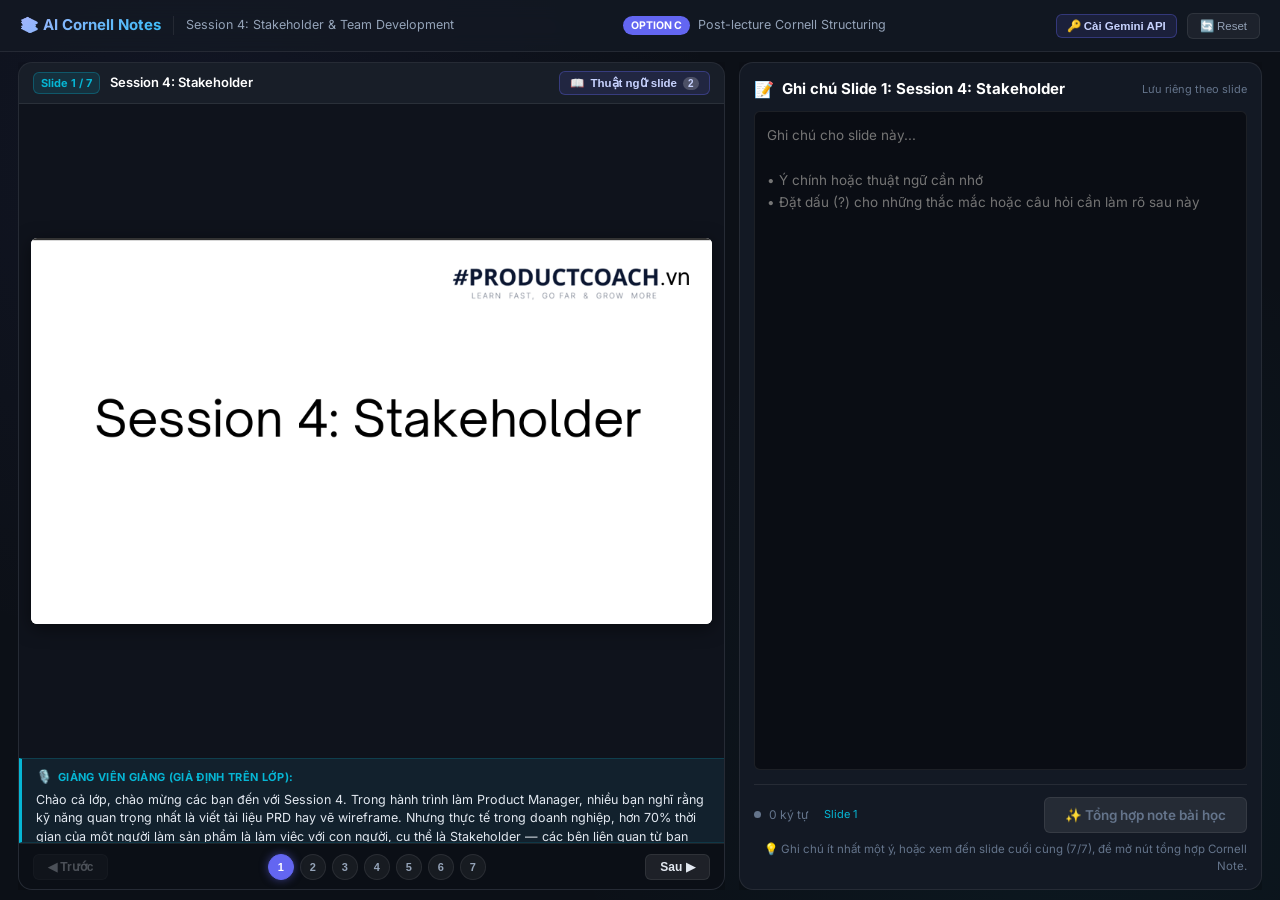
<file: prototype/standalone/option-c/index.html>
<!DOCTYPE html>
<html lang="vi">
<head>
    <meta charset="UTF-8">
    <meta name="viewport" content="width=device-width, initial-scale=1.0">
    <title>Option C — Post-lecture Cornell Structuring</title>
    <meta name="description" content="Micro-prototype Option C: AI Gemini tổng hợp ghi chú bài học thành Cornell Note sau buổi học">
    <link rel="preconnect" href="https://fonts.googleapis.com">
    <link rel="preconnect" href="https://fonts.gstatic.com" crossorigin>
    <link href="https://fonts.googleapis.com/css2?family=Inter:wght@400;500;600;700&display=swap" rel="stylesheet">
    <link rel="stylesheet" href="styles.css">
</head>
<body>


<!-- Header -->
<header class="app-header">
    <div class="header-left">
        <span class="logo">📚 AI Cornell Notes</span>
        <span class="breadcrumb" id="header-breadcrumb">Session 4: Stakeholder & Team Development</span>
    </div>
    <div class="header-center">
        <span class="option-badge">OPTION C</span>
        <span class="option-label">Post-lecture Cornell Structuring</span>
    </div>
    <div class="header-right">
        <!-- Nút cài đặt API Key Gemini -->
        <button id="btn-api-key" class="btn-api-key" title="Cài đặt Gemini API Key">
            🔑 <span id="api-key-status">Gemini API</span>
        </button>
        <button id="btn-reset" class="btn-reset" title="Đặt lại từ đầu">🔄 Reset</button>
    </div>
</header>

<!-- ========== STATE 1: BÀI HỌC TRÊN LỚP (SLIDES + LỜI GIẢNG + GHI CHÚ) ========== -->
<main id="state-lecture" class="lecture-layout">
    
    <!-- CỘT TRÁI: SLIDE + LỜI GIẢNG VIÊN GIẢ ĐỊNH -->
    <section class="slide-section">
        <div class="slide-viewer">
            <!-- Slide Top Bar -->
            <div class="slide-top-bar">
                <div class="slide-info">
                    <span class="slide-counter" id="slide-counter">Slide 1 / 7</span>
                    <span class="slide-title-text" id="slide-title-text">Session 4: Stakeholder</span>
                </div>
                <!-- Nút bật popup thuật ngữ -->
                <button id="btn-toggle-terms" class="btn-terms" title="Xem thuật ngữ của slide này">
                    <span class="terms-icon">📖</span>
                    <span>Thuật ngữ slide</span>
                    <span class="terms-count" id="terms-count">2</span>
                </button>
            </div>

            <!-- Slide Image Display -->
            <div class="slide-display">
                <img id="current-slide-img" src="slide-0.png" alt="Slide Image" class="slide-img">
                
                <!-- Bảng danh sách thuật ngữ nổi (Pop-over) -->
                <div id="terms-popover" class="terms-popover" style="display: none;">
                    <div class="terms-popover-header">
                        <span class="terms-popover-title">📖 Thuật ngữ slide hiện tại</span>
                        <button id="btn-close-terms" class="btn-close-terms" title="Đóng">✕</button>
                    </div>
                    <ul class="terms-list" id="terms-list">
                        <!-- Render by JS -->
                    </ul>
                </div>
            </div>

            <!-- Lời giảng viên giả định cho từng slide -->
            <div class="lecturer-speech-card">
                <div class="lecturer-header">
                    <span class="lecturer-icon">🎙️</span>
                    <span class="lecturer-label">Giảng viên giảng (Giả định trên lớp):</span>
                </div>
                <p class="lecturer-text" id="lecturer-text">
                    Chào cả lớp, hôm nay ở Session 4 chúng ta sẽ tập trung vào kỹ năng làm việc với Stakeholder — các bên liên quan. Một Product Manager giỏi không chỉ biết làm tính năng mà phải biết cách điều hòa kỳ vọng và gắn kết các bên lại với nhau.
                </p>
            </div>

            <!-- Slide Navigation Bar (Dưới ảnh) -->
            <div class="slide-nav-bar">
                <button id="btn-prev-slide" class="btn-nav" disabled title="Slide trước">
                    ◀ Trước
                </button>
                <div class="slide-dots" id="slide-dots">
                    <!-- 7 dots render bằng JS -->
                </div>
                <button id="btn-next-slide" class="btn-nav" title="Slide tiếp theo">
                    Sau ▶
                </button>
            </div>
        </div>
    </section>

    <!-- CỘT PHẢI: GIAO DIỆN GHI CHÚ TỐI GIẢN -->
    <section class="note-section">
        <div class="note-card">
            <div class="note-card-header">
                <div class="note-heading">
                    <span class="note-icon">📝</span>
                    <h2 id="note-card-title">Ghi chú Slide 1</h2>
                </div>
                <span class="note-hint" id="note-hint">Lưu riêng theo slide</span>
            </div>

            <!-- Vùng nhập ghi chú theo slide -->
            <textarea id="lecture-note-input" class="lecture-note-textarea" placeholder="Ghi chú cho slide này...

• Ý chính hoặc thuật ngữ cần nhớ
• Đặt dấu (?) cho những thắc mắc hoặc câu hỏi cần làm rõ sau này"></textarea>

            <!-- Thanh chân trang ghi chú -->
            <div class="note-card-footer">
                <div class="note-status-info">
                    <span class="status-indicator" id="status-indicator"></span>
                    <span id="note-char-count">0 ký tự</span>
                    <span class="note-slide-tag" id="note-slide-tag" style="margin-left: 8px; font-size: 11px; color: var(--accent-cyan);">Slide 1</span>
                </div>

                <!-- Nút tổng hợp (Chỉ sáng / kích hoạt ở slide cuối) -->
                <button id="btn-summarize" class="btn-summarize" disabled title="Chuyển đến slide cuối để tổng hợp bài học">
                    ✨ Tổng hợp note bài học
                </button>
            </div>
            
            <!-- Gợi ý ở chân ghi chú -->
            <div class="note-footer-hint" id="note-footer-hint">
                💡 Xem đến slide cuối cùng (7/7) để mở nút tổng hợp Cornell Note.
            </div>
        </div>
    </section>
</main>

<!-- ========== STATE 2: KẾT QUẢ CORNELL NOTE (DUY NHẤT, CÓ SỬA VÀ TẢI VỀ) ========== -->
<main id="state-cornell" class="cornell-layout" style="display: none;">
    <div class="cornell-container">
        
        <!-- Thanh điều hướng và tác vụ chính -->
        <div class="cornell-top-actions">
            <button id="btn-back-to-slides" class="btn-cornell-secondary">
                ◀ Quay lại Slide
            </button>
            
            <div class="cornell-top-title">
                <span class="badge-ai" id="cornell-ai-badge">🤖 Gemini LLM</span>
                <h2>Cornell Note Tổng Hợp Bài Học</h2>
            </div>

            <!-- Bộ nút Sửa và Tải về -->
            <div class="cornell-action-buttons">
                <button id="btn-edit-cornell" class="btn-cornell-action" title="Chỉnh sửa nội dung Cornell Note">
                    ✏️ Sửa ghi chú
                </button>
                <button id="btn-download-cornell" class="btn-cornell-action btn-download" title="Tải về bản ghi chú định dạng Markdown">
                    📥 Tải về (.md)
                </button>
            </div>
        </div>

        <!-- Tờ giấy Cornell Note Duy Nhất -->
        <div class="cornell-paper" id="cornell-paper">
            <!-- Header thông tin -->
            <div class="cornell-paper-header">
                <div class="c-info-col">
                    <span class="c-label">Chủ đề:</span>
                    <span class="c-value" id="c-topic" contenteditable="false">Session 4: Quản trị Stakeholder & Phát triển Đội ngũ (Tuckman, Scrum, DISC)</span>
                </div>
                <div class="c-info-col">
                    <span class="c-label">Ngày học:</span>
                    <span class="c-value" id="c-date" contenteditable="false">05/10/2026</span>
                </div>
                <div class="c-info-col">
                    <span class="c-label">Nguồn:</span>
                    <span class="c-value" id="c-source" contenteditable="false">Ghi chú thực tế của người học trên 7 slide bài giảng</span>
                </div>
            </div>

            <!-- Thân Cornell: Cột Câu hỏi cần làm rõ (28%) | Cột Nội dung bài học (72%) -->
            <div class="cornell-paper-body">
                <!-- Cột câu hỏi & điểm cần làm rõ (Cue Column) -->
                <div class="cornell-cue-col">
                    <div class="cornell-col-title">❓ CÂU HỎI & ĐIỂM CẦN LÀM RÕ (CUES)</div>
                    <div id="cornell-cues-container" class="cues-content" contenteditable="false">
                        <!-- Render dynamic từ Gemini hoặc fallback -->
                    </div>
                </div>

                <!-- Cột nội dung ghi chép chi tiết (Notes Column) -->
                <div class="cornell-notes-col">
                    <div class="cornell-col-title">📝 NỘI DUNG BÀI HỌC CỐT LÕI (NOTES)</div>
                    <div id="cornell-notes-container" class="notes-content" contenteditable="false">
                        <!-- Render dynamic từ Gemini hoặc fallback -->
                    </div>
                </div>
            </div>

            <!-- Footer: Summary (Tóm tắt cốt lõi) -->
            <div class="cornell-paper-footer">
                <div class="cornell-col-title">📌 TÓM TẮT DỰA TRÊN GHI CHÚ BÀI HỌC (SUMMARY)</div>
                <div id="cornell-summary-container" class="summary-text" contenteditable="false">
                    <!-- Render dynamic từ Gemini hoặc fallback -->
                </div>
            </div>
        </div>

        <!-- Thông báo chế độ chỉnh sửa -->
        <div id="edit-mode-bar" class="edit-mode-bar" style="display: none;">
            <span>✏️ Đang ở chế độ chỉnh sửa trực tiếp trên bản Note. Bấm vào bất kỳ đâu trên tờ giấy để sửa.</span>
            <button id="btn-save-edit-mode" class="btn-primary-sm">💾 Hoàn tất sửa</button>
        </div>
    </div>
</main>

<!-- Modal cài đặt API Key Gemini -->
<div id="api-modal" class="modal-overlay" style="display: none;">
    <div class="modal-box">
        <div class="modal-header">
            <h3>🔑 Cài đặt Gemini API Key</h3>
            <button id="btn-close-api-modal" class="btn-modal-close">✕</button>
        </div>
        <div class="modal-body">
            <p style="font-size: 13px; color: #94a3b8; margin-bottom: 12px;">
                Nhập Google Gemini API Key để kích hoạt luồng gọi LLM thật khi tổng hợp bài học. API Key sẽ được lưu an toàn trong trình duyệt của bạn (hoặc đọc từ file <code>.env</code>).
            </p>
            <input type="password" id="input-api-key" class="api-key-input" placeholder="Dán Gemini API Key (AIzaSy...)" autocomplete="off">
            <div style="font-size: 11.5px; color: #64748b; margin-top: 6px;">
                * Nếu không có API Key, hệ thống sẽ sử dụng thuật toán tổng hợp thông minh mô phỏng chất lượng tương đương.
            </div>
        </div>
        <div class="modal-footer">
            <button id="btn-clear-api-key" class="btn-cornell-secondary">Xóa Key</button>
            <button id="btn-save-api-key" class="btn-primary-sm">Lưu cấu hình</button>
        </div>
    </div>
</div>

<!-- Toast -->
<div id="toast" class="toast" style="display: none;"></div>

<script src="env.js"></script>
<script src="app.js"></script>
<script>
/* Alt+R trong phương án: nhờ trang hub reset về ban đầu */
document.addEventListener('keydown', function (e) {
  if (e.altKey && e.key.toLowerCase() === 'r' && window.parent !== window) { e.preventDefault(); window.parent.postMessage({ type: 'reset' }, '*'); }
});
</script>
</body>
</html>
</file>
<file: prototype-a/style.css>
/* Reset & Base Fonts */
:root {
  --bg-page: #0f172a;
  --bg-card: #1e293b;
  --bg-card-subtle: #334155;
  --border: #475569;
  --accent: #6366f1;
  --accent-hover: #4f46e5;
  --accent-light: #e0e7ff;
  --text-main: #f8fafc;
  --text-muted: #94a3b8;
  --success-bg: #064e3b;
  --success-border: #059669;
  --success-text: #a7f3d0;
  --font-main: 'Plus Jakarta Sans', system-ui, -apple-system, sans-serif;
  --font-mono: 'JetBrains Mono', monospace;
  --radius: 12px;
}

* {
  box-sizing: border-box;
  margin: 0;
  padding: 0;
}

body {
  font-family: var(--font-main);
  background-color: var(--bg-page);
  color: var(--text-main);
  min-height: 100vh;
  display: flex;
  flex-direction: column;
}

/* TOP NAVIGATION */
.top-nav {
  background: var(--bg-card);
  border-bottom: 1px solid var(--border);
  padding: 12px 24px;
  display: flex;
  align-items: center;
  justify-content: space-between;
  gap: 16px;
  position: sticky;
  top: 0;
  z-index: 50;
}

.nav-brand {
  display: flex;
  align-items: center;
  gap: 10px;
}

.brand-icon {
  font-size: 26px;
}

.brand-info h1 {
  font-size: 16px;
  font-weight: 800;
  color: #ffffff;
  letter-spacing: -0.3px;
}

.brand-info p {
  font-size: 12px;
  color: var(--text-muted);
}

/* 3 Steps Guide Banner */
.quick-steps-banner {
  display: flex;
  align-items: center;
  gap: 10px;
  background: rgba(99, 102, 241, 0.12);
  border: 1px solid rgba(99, 102, 241, 0.35);
  padding: 8px 16px;
  border-radius: 30px;
  font-size: 13px;
}

.step-badge {
  font-weight: 800;
  color: #818cf8;
  text-transform: uppercase;
  font-size: 11px;
}

.step-item code, .step-item b {
  color: #fde047;
  font-weight: 700;
}

.step-arrow {
  color: #64748b;
  font-weight: bold;
}

/* Top Nav Buttons */
.nav-actions {
  display: flex;
  align-items: center;
  gap: 8px;
}

.btn-tool {
  background: var(--bg-card-subtle);
  border: 1px solid var(--border);
  color: #ffffff;
  padding: 7px 12px;
  border-radius: 8px;
  font-family: var(--font-main);
  font-size: 13px;
  font-weight: 600;
  cursor: pointer;
  display: inline-flex;
  align-items: center;
  gap: 6px;
  transition: all 0.15s ease;
}

.btn-tool:hover {
  background: #475569;
}

.btn-tool.btn-reset:hover {
  background: #7f1d1d;
  border-color: #ef4444;
  color: #fecaca;
}

/* CRITERIA DRAWER */
.criteria-drawer {
  background: #1e1b4b;
  border-bottom: 2px solid var(--accent);
  padding: 16px 24px;
}

.criteria-drawer.hidden {
  display: none;
}

.criteria-box {
  max-width: 1400px;
  margin: 0 auto;
}

.criteria-header {
  display: flex;
  align-items: center;
  justify-content: space-between;
  margin-bottom: 10px;
  color: #a5b4fc;
  font-size: 13px;
}

.btn-close-drawer {
  background: transparent;
  border: none;
  color: #fff;
  cursor: pointer;
  font-size: 16px;
}

.criteria-body p {
  font-size: 13px;
  line-height: 1.6;
  color: #e0e7ff;
  margin-bottom: 4px;
}

/* MAIN SPLIT WORKSPACE */
.workspace-grid {
  flex: 1;
  display: grid;
  grid-template-columns: 1fr 1fr;
  gap: 24px;
  padding: 24px;
  max-width: 1600px;
  margin: 0 auto;
  width: 100%;
}

/* CARDS COMMON */
.lecture-column, .notepad-column {
  background: var(--bg-card);
  border: 1px solid var(--border);
  border-radius: var(--radius);
  display: flex;
  flex-direction: column;
  overflow: hidden;
  box-shadow: 0 10px 30px rgba(0, 0, 0, 0.3);
}

.card-header {
  padding: 14px 20px;
  background: rgba(15, 23, 42, 0.6);
  border-bottom: 1px solid var(--border);
  display: flex;
  align-items: center;
  justify-content: space-between;
}

/* LEFT COLUMN: LECTURE */
.header-tag {
  display: flex;
  align-items: center;
  gap: 8px;
  font-size: 12px;
  font-weight: 700;
  color: #f87171;
}

.red-dot {
  width: 8px;
  height: 8px;
  background: #ef4444;
  border-radius: 50%;
  animation: blink 1.2s infinite;
}

@keyframes blink {
  0% { opacity: 1; }
  50% { opacity: 0.3; }
  100% { opacity: 1; }
}

.slide-number {
  font-size: 13px;
  font-weight: 700;
  color: #cbd5e1;
}

/* SLIDE SWITCHER BAR */
.slide-nav-bar {
  padding: 8px 16px;
  background: #0f172a;
  border-bottom: 1px solid var(--border);
  display: flex;
  align-items: center;
  justify-content: space-between;
  gap: 10px;
}

.btn-slide-nav {
  background: var(--bg-card-subtle);
  border: 1px solid var(--border);
  color: #ffffff;
  padding: 5px 12px;
  border-radius: 6px;
  font-family: var(--font-main);
  font-size: 12px;
  font-weight: 700;
  cursor: pointer;
  transition: all 0.15s ease;
}

.btn-slide-nav:hover {
  background: var(--accent);
  border-color: var(--accent);
}

.slide-pill-selector {
  display: flex;
  align-items: center;
  gap: 8px;
  flex: 1;
  max-width: 320px;
}

.selector-icon {
  font-size: 16px;
}

.slide-select-dropdown {
  flex: 1;
  background: #1e293b;
  border: 1px solid var(--border);
  color: #f8fafc;
  padding: 6px 10px;
  border-radius: 6px;
  font-family: var(--font-main);
  font-size: 12px;
  font-weight: 700;
  outline: none;
  cursor: pointer;
}

.slide-select-dropdown:focus {
  border-color: var(--accent);
}

.dynamic-sample-btns {
  display: flex;
  align-items: center;
  gap: 8px;
  flex-wrap: wrap;
}

.slide-display-frame {
  padding: 16px;
  background: #000000;
  display: flex;
  align-items: center;
  justify-content: center;
}


.slide-photo {
  width: 100%;
  border-radius: 8px;
  border: 2px solid #334155;
  box-shadow: 0 4px 15px rgba(0, 0, 0, 0.5);
  display: block;
}

.teacher-speech-bubble {
  margin: 16px 20px;
  padding: 14px 18px;
  background: #0f172a;
  border: 1.5px solid #3b82f6;
  border-radius: 12px;
  display: flex;
  gap: 14px;
  align-items: flex-start;
}

.speech-avatar {
  font-size: 26px;
  line-height: 1;
}

.speaker-name {
  font-size: 12px;
  font-weight: 700;
  color: #60a5fa;
  margin-bottom: 4px;
  text-transform: uppercase;
  letter-spacing: 0.3px;
}

.speech-content p {
  font-size: 14px;
  line-height: 1.5;
  color: #e2e8f0;
}

.speech-content strong {
  color: #fde047;
  font-weight: 700;
}

/* RIGHT COLUMN: NOTEPAD */
.notepad-title {
  display: flex;
  align-items: center;
  gap: 8px;
  font-size: 15px;
  font-weight: 700;
}

.sync-badge {
  font-size: 11px;
  font-weight: 700;
  background: #064e3b;
  color: #6ee7b7;
  border: 1px solid #059669;
  padding: 2px 8px;
  border-radius: 4px;
}

.user-role-tag {
  font-size: 12px;
  color: var(--text-muted);
}

/* Quick Try Buttons */
.quick-try-bar {
  padding: 12px 20px;
  background: #0f172a;
  border-bottom: 1px solid var(--border);
  display: flex;
  align-items: center;
  gap: 8px;
  flex-wrap: wrap;
}

.try-label {
  font-size: 12px;
  font-weight: 700;
  color: #cbd5e1;
}

.btn-sample {
  background: #334155;
  border: 1px solid var(--border);
  color: #ffffff;
  padding: 6px 12px;
  border-radius: 6px;
  font-family: var(--font-main);
  font-size: 12px;
  font-weight: 600;
  cursor: pointer;
  transition: all 0.15s ease;
}

.btn-sample:hover {
  background: var(--accent);
  border-color: var(--accent);
  transform: translateY(-1px);
}

/* Typing Workspace */
.typing-workspace {
  padding: 20px;
  display: flex;
  flex-direction: column;
  gap: 16px;
  flex: 1;
}

.input-container {
  display: flex;
  flex-direction: column;
  gap: 8px;
}

.input-label {
  display: flex;
  justify-content: space-between;
  align-items: center;
  font-size: 13px;
  font-weight: 700;
  color: #e2e8f0;
}

.key-hint {
  font-size: 12px;
  color: #94a3b8;
  font-weight: 500;
}

.key-hint b {
  color: #38bdf8;
  background: rgba(56, 189, 248, 0.15);
  padding: 1px 6px;
  border-radius: 4px;
  border: 1px solid rgba(56, 189, 248, 0.3);
}

.input-field-wrapper {
  position: relative;
}

.primary-input {
  width: 100%;
  background: #0f172a;
  border: 2px solid #64748b;
  border-radius: 8px;
  padding: 14px 16px;
  font-family: var(--font-main);
  font-size: 15px;
  font-weight: 600;
  color: #ffffff;
  outline: none;
  transition: all 0.15s ease;
}

.primary-input:focus {
  border-color: var(--accent);
  box-shadow: 0 0 0 3px rgba(99, 102, 241, 0.25);
  background: #1e1b4b;
}

.primary-input::placeholder {
  color: #64748b;
  font-weight: 400;
}

/* AI Suggestion Pop Card */
.suggestion-pop-card {
  background: linear-gradient(145deg, #1e1b4b, #2e1065);
  border: 2px solid #818cf8;
  border-radius: 10px;
  padding: 16px;
  display: flex;
  flex-direction: column;
  gap: 12px;
  box-shadow: 0 8px 25px rgba(99, 102, 241, 0.35);
  animation: slideIn 0.15s ease-out;
}

@keyframes slideIn {
  from { opacity: 0; transform: translateY(-6px); }
  to { opacity: 1; transform: translateY(0); }
}

.suggestion-pop-card.hidden {
  display: none;
}

.sugg-header {
  display: flex;
  align-items: center;
  justify-content: space-between;
  font-size: 12px;
}

.sugg-badge {
  font-weight: 800;
  color: #a5b4fc;
  letter-spacing: 0.3px;
}

.sugg-source {
  font-family: var(--font-mono);
  color: #cbd5e1;
  background: rgba(0, 0, 0, 0.3);
  padding: 2px 8px;
  border-radius: 4px;
}

.sugg-preview-text {
  font-size: 15px;
  font-weight: 700;
  color: #ffffff;
  background: rgba(0, 0, 0, 0.4);
  padding: 12px 14px;
  border-radius: 6px;
  border-left: 4px solid #38bdf8;
  line-height: 1.5;
}

.sugg-actions {
  display: flex;
  gap: 10px;
}

.btn-accept {
  flex: 1;
  background: #4f46e5;
  color: #ffffff;
  border: none;
  padding: 10px 16px;
  border-radius: 6px;
  font-family: var(--font-main);
  font-size: 14px;
  font-weight: 700;
  cursor: pointer;
  display: flex;
  align-items: center;
  justify-content: center;
  gap: 8px;
  transition: all 0.15s ease;
}

.btn-accept:hover {
  background: #4338ca;
  transform: translateY(-1px);
}

.btn-key {
  background: rgba(255, 255, 255, 0.25);
  padding: 2px 6px;
  border-radius: 4px;
  font-family: var(--font-mono);
  font-size: 12px;
}

.btn-dismiss {
  background: transparent;
  border: 1px solid rgba(255, 255, 255, 0.2);
  color: #cbd5e1;
  padding: 10px 16px;
  border-radius: 6px;
  font-size: 13px;
  font-weight: 600;
  cursor: pointer;
}

.btn-dismiss:hover {
  background: rgba(255, 255, 255, 0.08);
  color: #fff;
}

/* Undo & Recovery Banner */
.undo-banner {
  background: var(--success-bg);
  border: 1.5px solid var(--success-border);
  border-radius: 8px;
  padding: 10px 14px;
  display: flex;
  align-items: center;
  justify-content: space-between;
  gap: 12px;
  animation: slideIn 0.15s ease;
}

.undo-banner.hidden {
  display: none;
}

.undo-msg {
  font-size: 13px;
  font-weight: 600;
  color: var(--success-text);
  display: flex;
  align-items: center;
  gap: 6px;
}

.green-check {
  font-weight: bold;
}

.undo-buttons {
  display: flex;
  align-items: center;
  gap: 6px;
}

.btn-undo-action {
  background: #047857;
  color: #ffffff;
  border: 1px solid #10b981;
  padding: 6px 12px;
  border-radius: 6px;
  font-size: 12px;
  font-weight: 700;
  cursor: pointer;
  display: inline-flex;
  align-items: center;
  gap: 6px;
}

.btn-undo-action:hover {
  background: #059669;
}

/* Save Row */
.submit-row {
  display: flex;
  justify-content: flex-end;
}

.btn-save {
  background: #334155;
  color: #ffffff;
  border: 1px solid var(--border);
  padding: 9px 18px;
  border-radius: 8px;
  font-family: var(--font-main);
  font-size: 13px;
  font-weight: 700;
  cursor: pointer;
  display: inline-flex;
  align-items: center;
  gap: 8px;
}

.btn-save:hover {
  background: var(--accent);
  border-color: var(--accent);
}

.btn-save kbd {
  background: rgba(0, 0, 0, 0.4);
  padding: 2px 6px;
  border-radius: 4px;
  font-family: var(--font-mono);
  font-size: 11px;
}

/* Saved Notes Archive */
.notes-archive {
  margin-top: 8px;
  border-top: 1px solid var(--border);
  padding-top: 14px;
  display: flex;
  flex-direction: column;
  gap: 10px;
}

.archive-header {
  display: flex;
  align-items: center;
  justify-content: space-between;
  font-size: 12px;
  font-weight: 700;
  color: #94a3b8;
  text-transform: uppercase;
  letter-spacing: 0.5px;
}

.note-count {
  background: rgba(255, 255, 255, 0.1);
  padding: 2px 8px;
  border-radius: 12px;
  font-size: 11px;
}

.notes-feed {
  display: flex;
  flex-direction: column;
  gap: 8px;
  max-height: 180px;
  overflow-y: auto;
}

.feed-item {
  background: #0f172a;
  border: 1px solid var(--border);
  border-radius: 8px;
  padding: 10px 14px;
  display: flex;
  align-items: flex-start;
  gap: 10px;
  font-size: 13px;
  line-height: 1.5;
}

.feed-time {
  font-family: var(--font-mono);
  font-size: 11px;
  font-weight: 700;
  color: #38bdf8;
  background: rgba(56, 189, 248, 0.15);
  padding: 2px 6px;
  border-radius: 4px;
  flex-shrink: 0;
}

.feed-tag {
  font-size: 10px;
  font-weight: 800;
  color: #a78bfa;
  background: rgba(167, 139, 250, 0.15);
  padding: 2px 6px;
  border-radius: 4px;
  border: 1px solid rgba(167, 139, 250, 0.3);
  margin-left: auto;
  flex-shrink: 0;
}

/* Footer Metrics */
.footer-metrics {
  padding: 12px 20px;
  background: rgba(15, 23, 42, 0.7);
  border-top: 1px solid var(--border);
  display: grid;
  grid-template-columns: repeat(3, 1fr);
  gap: 12px;
}

.metric-item {
  display: flex;
  flex-direction: column;
  gap: 3px;
}

.m-label {
  font-size: 11px;
  font-weight: 700;
  color: #94a3b8;
  display: flex;
  align-items: center;
  gap: 4px;
}

.m-value {
  font-size: 13px;
  font-weight: 700;
}

.m-value.purple { color: #a5b4fc; }
.m-value.green { color: #34d399; }
.m-value.yellow { color: #fbbf24; }

/* HELP BUTTONS (?) */
.help-btn {
  display: inline-flex;
  align-items: center;
  justify-content: center;
  width: 20px;
  height: 20px;
  border-radius: 50%;
  background: #f43f5e;
  color: #ffffff;
  font-family: var(--font-main);
  font-size: 11px;
  font-weight: 800;
  border: none;
  cursor: pointer;
  box-shadow: 0 0 8px rgba(244, 63, 94, 0.5);
  transition: all 0.2s ease;
  vertical-align: middle;
}

.help-btn:hover {
  transform: scale(1.2);
  background: #e11d48;
}

.help-btn.inline {
  width: 17px;
  height: 17px;
  font-size: 10px;
}

body.hide-help .help-btn {
  display: none !important;
}

/* HELP OVERLAY & MODAL */
.help-overlay {
  position: fixed;
  top: 0;
  left: 0;
  width: 100vw;
  height: 100vh;
  background: rgba(0, 0, 0, 0.75);
  backdrop-filter: blur(5px);
  display: flex;
  align-items: center;
  justify-content: center;
  z-index: 100;
  padding: 20px;
}

.help-overlay.hidden {
  display: none;
}

.help-card {
  background: #1e293b;
  border: 1.5px solid #6366f1;
  border-radius: 14px;
  max-width: 520px;
  width: 100%;
  box-shadow: 0 20px 40px rgba(0, 0, 0, 0.8);
  overflow: hidden;
  display: flex;
  flex-direction: column;
}

.help-header {
  padding: 16px 20px;
  background: #0f172a;
  border-bottom: 1px solid var(--border);
  display: flex;
  align-items: center;
  justify-content: space-between;
}

.help-header h3 {
  font-size: 15px;
  font-weight: 800;
  color: #ffffff;
}

.btn-close-help {
  background: transparent;
  border: none;
  color: #94a3b8;
  font-size: 18px;
  cursor: pointer;
}

.btn-close-help:hover {
  color: #fff;
}

.help-content {
  padding: 20px;
  display: flex;
  flex-direction: column;
  gap: 14px;
}

.help-block {
  background: #0f172a;
  border: 1px solid var(--border);
  padding: 12px 14px;
  border-radius: 8px;
}

.block-title {
  font-size: 12px;
  font-weight: 800;
  color: #818cf8;
  margin-bottom: 4px;
  text-transform: uppercase;
}

.help-block p {
  font-size: 13px;
  line-height: 1.5;
  color: #e2e8f0;
}

.help-block.highlight {
  border-color: #10b981;
  background: rgba(16, 185, 129, 0.1);
}

.help-block.highlight .block-title {
  color: #34d399;
}

.help-footer {
  padding: 12px 20px;
  background: #0f172a;
  border-top: 1px solid var(--border);
  display: flex;
  justify-content: flex-end;
}

.btn-understand {
  background: var(--accent);
  color: #ffffff;
  border: none;
  padding: 8px 18px;
  border-radius: 6px;
  font-size: 13px;
  font-weight: 700;
  cursor: pointer;
}

.btn-understand:hover {
  background: var(--accent-hover);
}

/* RESPONSIVE */
@media (max-width: 1024px) {
  .workspace-grid {
    grid-template-columns: 1fr;
  }
}
</file>
<file: prototype/standalone/option-a/style.css>
/* Reset & Base Fonts */
:root {
  --bg-page: #0f172a;
  --bg-card: #1e293b;
  --bg-card-subtle: #334155;
  --border: #475569;
  --accent: #6366f1;
  --accent-hover: #4f46e5;
  --accent-light: #e0e7ff;
  --text-main: #f8fafc;
  --text-muted: #94a3b8;
  --success-bg: #064e3b;
  --success-border: #059669;
  --success-text: #a7f3d0;
  --font-main: 'Plus Jakarta Sans', system-ui, -apple-system, sans-serif;
  --font-mono: 'JetBrains Mono', monospace;
  --radius: 12px;
}

* {
  box-sizing: border-box;
  margin: 0;
  padding: 0;
}

body {
  font-family: var(--font-main);
  background-color: var(--bg-page);
  color: var(--text-main);
  min-height: 100vh;
  display: flex;
  flex-direction: column;
}

/* TOP NAVIGATION */
.top-nav {
  background: var(--bg-card);
  border-bottom: 1px solid var(--border);
  padding: 12px 24px;
  display: flex;
  align-items: center;
  justify-content: space-between;
  gap: 16px;
  position: sticky;
  top: 0;
  z-index: 50;
}

.nav-brand {
  display: flex;
  align-items: center;
  gap: 10px;
}

.brand-icon {
  font-size: 26px;
}

.brand-info h1 {
  font-size: 16px;
  font-weight: 800;
  color: #ffffff;
  letter-spacing: -0.3px;
}

.brand-info p {
  font-size: 12px;
  color: var(--text-muted);
}

/* 3 Steps Guide Banner */
.quick-steps-banner {
  display: flex;
  align-items: center;
  gap: 10px;
  background: rgba(99, 102, 241, 0.12);
  border: 1px solid rgba(99, 102, 241, 0.35);
  padding: 8px 16px;
  border-radius: 30px;
  font-size: 13px;
}

.step-badge {
  font-weight: 800;
  color: #818cf8;
  text-transform: uppercase;
  font-size: 11px;
}

.step-item code, .step-item b {
  color: #fde047;
  font-weight: 700;
}

.step-arrow {
  color: #64748b;
  font-weight: bold;
}

/* Top Nav Buttons */
.nav-actions {
  display: flex;
  align-items: center;
  gap: 8px;
}

.btn-tool {
  background: var(--bg-card-subtle);
  border: 1px solid var(--border);
  color: #ffffff;
  padding: 7px 12px;
  border-radius: 8px;
  font-family: var(--font-main);
  font-size: 13px;
  font-weight: 600;
  cursor: pointer;
  display: inline-flex;
  align-items: center;
  gap: 6px;
  transition: all 0.15s ease;
}

.btn-tool:hover {
  background: #475569;
}

.btn-tool.btn-reset:hover {
  background: #7f1d1d;
  border-color: #ef4444;
  color: #fecaca;
}

/* CRITERIA DRAWER */
.criteria-drawer {
  background: #1e1b4b;
  border-bottom: 2px solid var(--accent);
  padding: 16px 24px;
}

.criteria-drawer.hidden {
  display: none;
}

.criteria-box {
  max-width: 1400px;
  margin: 0 auto;
}

.criteria-header {
  display: flex;
  align-items: center;
  justify-content: space-between;
  margin-bottom: 10px;
  color: #a5b4fc;
  font-size: 13px;
}

.btn-close-drawer {
  background: transparent;
  border: none;
  color: #fff;
  cursor: pointer;
  font-size: 16px;
}

.criteria-body p {
  font-size: 13px;
  line-height: 1.6;
  color: #e0e7ff;
  margin-bottom: 4px;
}

/* MAIN SPLIT WORKSPACE */
.workspace-grid {
  flex: 1;
  display: grid;
  grid-template-columns: 1fr 1fr;
  gap: 24px;
  padding: 24px;
  max-width: 1600px;
  margin: 0 auto;
  width: 100%;
}

/* CARDS COMMON */
.lecture-column, .notepad-column {
  background: var(--bg-card);
  border: 1px solid var(--border);
  border-radius: var(--radius);
  display: flex;
  flex-direction: column;
  overflow: hidden;
  box-shadow: 0 10px 30px rgba(0, 0, 0, 0.3);
}

.card-header {
  padding: 14px 20px;
  background: rgba(15, 23, 42, 0.6);
  border-bottom: 1px solid var(--border);
  display: flex;
  align-items: center;
  justify-content: space-between;
}

/* LEFT COLUMN: LECTURE */
.header-tag {
  display: flex;
  align-items: center;
  gap: 8px;
  font-size: 12px;
  font-weight: 700;
  color: #f87171;
}

.red-dot {
  width: 8px;
  height: 8px;
  background: #ef4444;
  border-radius: 50%;
  animation: blink 1.2s infinite;
}

@keyframes blink {
  0% { opacity: 1; }
  50% { opacity: 0.3; }
  100% { opacity: 1; }
}

.slide-number {
  font-size: 13px;
  font-weight: 700;
  color: #cbd5e1;
}

/* SLIDE SWITCHER BAR */
.slide-nav-bar {
  padding: 8px 16px;
  background: #0f172a;
  border-bottom: 1px solid var(--border);
  display: flex;
  align-items: center;
  justify-content: space-between;
  gap: 10px;
}

.btn-slide-nav {
  background: var(--bg-card-subtle);
  border: 1px solid var(--border);
  color: #ffffff;
  padding: 5px 12px;
  border-radius: 6px;
  font-family: var(--font-main);
  font-size: 12px;
  font-weight: 700;
  cursor: pointer;
  transition: all 0.15s ease;
}

.btn-slide-nav:hover {
  background: var(--accent);
  border-color: var(--accent);
}

.slide-pill-selector {
  display: flex;
  align-items: center;
  gap: 8px;
  flex: 1;
  max-width: 320px;
}

.selector-icon {
  font-size: 16px;
}

.slide-select-dropdown {
  flex: 1;
  background: #1e293b;
  border: 1px solid var(--border);
  color: #f8fafc;
  padding: 6px 10px;
  border-radius: 6px;
  font-family: var(--font-main);
  font-size: 12px;
  font-weight: 700;
  outline: none;
  cursor: pointer;
}

.slide-select-dropdown:focus {
  border-color: var(--accent);
}

.dynamic-sample-btns {
  display: flex;
  align-items: center;
  gap: 8px;
  flex-wrap: wrap;
}

.slide-display-frame {
  padding: 16px;
  background: #000000;
  display: flex;
  align-items: center;
  justify-content: center;
}


.slide-photo {
  width: 100%;
  border-radius: 8px;
  border: 2px solid #334155;
  box-shadow: 0 4px 15px rgba(0, 0, 0, 0.5);
  display: block;
}

.teacher-speech-bubble {
  margin: 16px 20px;
  padding: 14px 18px;
  background: #0f172a;
  border: 1.5px solid #3b82f6;
  border-radius: 12px;
  display: flex;
  gap: 14px;
  align-items: flex-start;
}

.speech-avatar {
  font-size: 26px;
  line-height: 1;
}

.speaker-name {
  font-size: 12px;
  font-weight: 700;
  color: #60a5fa;
  margin-bottom: 4px;
  text-transform: uppercase;
  letter-spacing: 0.3px;
}

.speech-content p {
  font-size: 14px;
  line-height: 1.5;
  color: #e2e8f0;
}

.speech-content strong {
  color: #fde047;
  font-weight: 700;
}

/* RIGHT COLUMN: NOTEPAD */
.notepad-title {
  display: flex;
  align-items: center;
  gap: 8px;
  font-size: 15px;
  font-weight: 700;
}

.sync-badge {
  font-size: 11px;
  font-weight: 700;
  background: #064e3b;
  color: #6ee7b7;
  border: 1px solid #059669;
  padding: 2px 8px;
  border-radius: 4px;
}

.user-role-tag {
  font-size: 12px;
  color: var(--text-muted);
}

/* Quick Try Buttons */
.quick-try-bar {
  padding: 12px 20px;
  background: #0f172a;
  border-bottom: 1px solid var(--border);
  display: flex;
  align-items: center;
  gap: 8px;
  flex-wrap: wrap;
}

.try-label {
  font-size: 12px;
  font-weight: 700;
  color: #cbd5e1;
}

.btn-sample {
  background: #334155;
  border: 1px solid var(--border);
  color: #ffffff;
  padding: 6px 12px;
  border-radius: 6px;
  font-family: var(--font-main);
  font-size: 12px;
  font-weight: 600;
  cursor: pointer;
  transition: all 0.15s ease;
}

.btn-sample:hover {
  background: var(--accent);
  border-color: var(--accent);
  transform: translateY(-1px);
}

/* Typing Workspace */
.typing-workspace {
  padding: 20px;
  display: flex;
  flex-direction: column;
  gap: 16px;
  flex: 1;
}

.input-container {
  display: flex;
  flex-direction: column;
  gap: 8px;
}

.input-label {
  display: flex;
  justify-content: space-between;
  align-items: center;
  font-size: 13px;
  font-weight: 700;
  color: #e2e8f0;
}

.key-hint {
  font-size: 12px;
  color: #94a3b8;
  font-weight: 500;
}

.key-hint b {
  color: #38bdf8;
  background: rgba(56, 189, 248, 0.15);
  padding: 1px 6px;
  border-radius: 4px;
  border: 1px solid rgba(56, 189, 248, 0.3);
}

.input-field-wrapper {
  position: relative;
}

.primary-input {
  width: 100%;
  background: #0f172a;
  border: 2px solid #64748b;
  border-radius: 8px;
  padding: 14px 16px;
  font-family: var(--font-main);
  font-size: 15px;
  font-weight: 600;
  color: #ffffff;
  outline: none;
  transition: all 0.15s ease;
}

.primary-input:focus {
  border-color: var(--accent);
  box-shadow: 0 0 0 3px rgba(99, 102, 241, 0.25);
  background: #1e1b4b;
}

.primary-input::placeholder {
  color: #64748b;
  font-weight: 400;
}

/* AI Suggestion Pop Card */
.suggestion-pop-card {
  background: linear-gradient(145deg, #1e1b4b, #2e1065);
  border: 2px solid #818cf8;
  border-radius: 10px;
  padding: 16px;
  display: flex;
  flex-direction: column;
  gap: 12px;
  box-shadow: 0 8px 25px rgba(99, 102, 241, 0.35);
  animation: slideIn 0.15s ease-out;
}

@keyframes slideIn {
  from { opacity: 0; transform: translateY(-6px); }
  to { opacity: 1; transform: translateY(0); }
}

.suggestion-pop-card.hidden {
  display: none;
}

.sugg-header {
  display: flex;
  align-items: center;
  justify-content: space-between;
  font-size: 12px;
}

.sugg-badge {
  font-weight: 800;
  color: #a5b4fc;
  letter-spacing: 0.3px;
}

.sugg-source {
  font-family: var(--font-mono);
  color: #cbd5e1;
  background: rgba(0, 0, 0, 0.3);
  padding: 2px 8px;
  border-radius: 4px;
}

.sugg-preview-text {
  font-size: 15px;
  font-weight: 700;
  color: #ffffff;
  background: rgba(0, 0, 0, 0.4);
  padding: 12px 14px;
  border-radius: 6px;
  border-left: 4px solid #38bdf8;
  line-height: 1.5;
}

.sugg-actions {
  display: flex;
  gap: 10px;
}

.btn-accept {
  flex: 1;
  background: #4f46e5;
  color: #ffffff;
  border: none;
  padding: 10px 16px;
  border-radius: 6px;
  font-family: var(--font-main);
  font-size: 14px;
  font-weight: 700;
  cursor: pointer;
  display: flex;
  align-items: center;
  justify-content: center;
  gap: 8px;
  transition: all 0.15s ease;
}

.btn-accept:hover {
  background: #4338ca;
  transform: translateY(-1px);
}

.btn-key {
  background: rgba(255, 255, 255, 0.25);
  padding: 2px 6px;
  border-radius: 4px;
  font-family: var(--font-mono);
  font-size: 12px;
}

.btn-dismiss {
  background: transparent;
  border: 1px solid rgba(255, 255, 255, 0.2);
  color: #cbd5e1;
  padding: 10px 16px;
  border-radius: 6px;
  font-size: 13px;
  font-weight: 600;
  cursor: pointer;
}

.btn-dismiss:hover {
  background: rgba(255, 255, 255, 0.08);
  color: #fff;
}

/* Undo & Recovery Banner */
.undo-banner {
  background: var(--success-bg);
  border: 1.5px solid var(--success-border);
  border-radius: 8px;
  padding: 10px 14px;
  display: flex;
  align-items: center;
  justify-content: space-between;
  gap: 12px;
  animation: slideIn 0.15s ease;
}

.undo-banner.hidden {
  display: none;
}

.undo-msg {
  font-size: 13px;
  font-weight: 600;
  color: var(--success-text);
  display: flex;
  align-items: center;
  gap: 6px;
}

.green-check {
  font-weight: bold;
}

.undo-buttons {
  display: flex;
  align-items: center;
  gap: 6px;
}

.btn-undo-action {
  background: #047857;
  color: #ffffff;
  border: 1px solid #10b981;
  padding: 6px 12px;
  border-radius: 6px;
  font-size: 12px;
  font-weight: 700;
  cursor: pointer;
  display: inline-flex;
  align-items: center;
  gap: 6px;
}

.btn-undo-action:hover {
  background: #059669;
}

/* Save Row */
.submit-row {
  display: flex;
  justify-content: flex-end;
}

.btn-save {
  background: #334155;
  color: #ffffff;
  border: 1px solid var(--border);
  padding: 9px 18px;
  border-radius: 8px;
  font-family: var(--font-main);
  font-size: 13px;
  font-weight: 700;
  cursor: pointer;
  display: inline-flex;
  align-items: center;
  gap: 8px;
}

.btn-save:hover {
  background: var(--accent);
  border-color: var(--accent);
}

.btn-save kbd {
  background: rgba(0, 0, 0, 0.4);
  padding: 2px 6px;
  border-radius: 4px;
  font-family: var(--font-mono);
  font-size: 11px;
}

/* Saved Notes Archive */
.notes-archive {
  margin-top: 8px;
  border-top: 1px solid var(--border);
  padding-top: 14px;
  display: flex;
  flex-direction: column;
  gap: 10px;
}

.archive-header {
  display: flex;
  align-items: center;
  justify-content: space-between;
  font-size: 12px;
  font-weight: 700;
  color: #94a3b8;
  text-transform: uppercase;
  letter-spacing: 0.5px;
}

.note-count {
  background: rgba(255, 255, 255, 0.1);
  padding: 2px 8px;
  border-radius: 12px;
  font-size: 11px;
}

.notes-feed {
  display: flex;
  flex-direction: column;
  gap: 8px;
  max-height: 180px;
  overflow-y: auto;
}

.feed-item {
  background: #0f172a;
  border: 1px solid var(--border);
  border-radius: 8px;
  padding: 10px 14px;
  display: flex;
  align-items: flex-start;
  gap: 10px;
  font-size: 13px;
  line-height: 1.5;
}

.feed-time {
  font-family: var(--font-mono);
  font-size: 11px;
  font-weight: 700;
  color: #38bdf8;
  background: rgba(56, 189, 248, 0.15);
  padding: 2px 6px;
  border-radius: 4px;
  flex-shrink: 0;
}

.feed-tag {
  font-size: 10px;
  font-weight: 800;
  color: #a78bfa;
  background: rgba(167, 139, 250, 0.15);
  padding: 2px 6px;
  border-radius: 4px;
  border: 1px solid rgba(167, 139, 250, 0.3);
  margin-left: auto;
  flex-shrink: 0;
}

/* Footer Metrics */
.footer-metrics {
  padding: 12px 20px;
  background: rgba(15, 23, 42, 0.7);
  border-top: 1px solid var(--border);
  display: grid;
  grid-template-columns: repeat(3, 1fr);
  gap: 12px;
}

.metric-item {
  display: flex;
  flex-direction: column;
  gap: 3px;
}

.m-label {
  font-size: 11px;
  font-weight: 700;
  color: #94a3b8;
  display: flex;
  align-items: center;
  gap: 4px;
}

.m-value {
  font-size: 13px;
  font-weight: 700;
}

.m-value.purple { color: #a5b4fc; }
.m-value.green { color: #34d399; }
.m-value.yellow { color: #fbbf24; }

/* HELP BUTTONS (?) */
.help-btn {
  display: inline-flex;
  align-items: center;
  justify-content: center;
  width: 20px;
  height: 20px;
  border-radius: 50%;
  background: #f43f5e;
  color: #ffffff;
  font-family: var(--font-main);
  font-size: 11px;
  font-weight: 800;
  border: none;
  cursor: pointer;
  box-shadow: 0 0 8px rgba(244, 63, 94, 0.5);
  transition: all 0.2s ease;
  vertical-align: middle;
}

.help-btn:hover {
  transform: scale(1.2);
  background: #e11d48;
}

.help-btn.inline {
  width: 17px;
  height: 17px;
  font-size: 10px;
}

body.hide-help .help-btn {
  display: none !important;
}

/* HELP OVERLAY & MODAL */
.help-overlay {
  position: fixed;
  top: 0;
  left: 0;
  width: 100vw;
  height: 100vh;
  background: rgba(0, 0, 0, 0.75);
  backdrop-filter: blur(5px);
  display: flex;
  align-items: center;
  justify-content: center;
  z-index: 100;
  padding: 20px;
}

.help-overlay.hidden {
  display: none;
}

.help-card {
  background: #1e293b;
  border: 1.5px solid #6366f1;
  border-radius: 14px;
  max-width: 520px;
  width: 100%;
  box-shadow: 0 20px 40px rgba(0, 0, 0, 0.8);
  overflow: hidden;
  display: flex;
  flex-direction: column;
}

.help-header {
  padding: 16px 20px;
  background: #0f172a;
  border-bottom: 1px solid var(--border);
  display: flex;
  align-items: center;
  justify-content: space-between;
}

.help-header h3 {
  font-size: 15px;
  font-weight: 800;
  color: #ffffff;
}

.btn-close-help {
  background: transparent;
  border: none;
  color: #94a3b8;
  font-size: 18px;
  cursor: pointer;
}

.btn-close-help:hover {
  color: #fff;
}

.help-content {
  padding: 20px;
  display: flex;
  flex-direction: column;
  gap: 14px;
}

.help-block {
  background: #0f172a;
  border: 1px solid var(--border);
  padding: 12px 14px;
  border-radius: 8px;
}

.block-title {
  font-size: 12px;
  font-weight: 800;
  color: #818cf8;
  margin-bottom: 4px;
  text-transform: uppercase;
}

.help-block p {
  font-size: 13px;
  line-height: 1.5;
  color: #e2e8f0;
}

.help-block.highlight {
  border-color: #10b981;
  background: rgba(16, 185, 129, 0.1);
}

.help-block.highlight .block-title {
  color: #34d399;
}

.help-footer {
  padding: 12px 20px;
  background: #0f172a;
  border-top: 1px solid var(--border);
  display: flex;
  justify-content: flex-end;
}

.btn-understand {
  background: var(--accent);
  color: #ffffff;
  border: none;
  padding: 8px 18px;
  border-radius: 6px;
  font-size: 13px;
  font-weight: 700;
  cursor: pointer;
}

.btn-understand:hover {
  background: var(--accent-hover);
}

/* RESPONSIVE */
@media (max-width: 1024px) {
  .workspace-grid {
    grid-template-columns: 1fr;
  }
}


/* Chế độ test (?test=1): ẩn hướng dẫn, tiêu chí chấm và các số liệu cố định để tester không bị dẫn dắt */
body.test-mode .help-btn,
body.test-mode .criteria-drawer,
body.test-mode #btnToggleAnnotation,
body.test-mode #btnToggleGuide,
body.test-mode .quick-steps-banner,
body.test-mode .quick-try-bar,
body.test-mode .footer-metrics {
  display: none !important;
}
</file>
<file: prototype/standalone/option-c/styles.css>
/* ===================================================================
   OPTION C: POST-LECTURE CORNELL STRUCTURING
   Design: Clean Minimalist Academic Slate / Gemini LLM Integration
   Features: Slide Navigator (0-6), Per-slide Terminology Popover,
             Per-slide Lecturer Speech Card, Minimal Side Note,
             Single Unified Cornell Note Sheet with Edit & Download (.md)
   =================================================================== */

:root {
    --bg-main: #0c1017;
    --bg-card: #131924;
    --bg-card-hover: #1a2232;
    --bg-input: #0a0d14;
    --border: rgba(255, 255, 255, 0.08);
    --border-highlight: rgba(99, 102, 241, 0.4);
    
    --primary: #6366f1;
    --primary-hover: #4f46e5;
    --primary-glow: rgba(99, 102, 241, 0.35);
    --accent-cyan: #06b6d4;
    --accent-amber: #f59e0b;
    --accent-emerald: #10b981;
    
    --text-title: #f8fafc;
    --text-body: #e2e8f0;
    --text-muted: #94a3b8;
    --text-dim: #64748b;
    
    --radius-sm: 6px;
    --radius-md: 10px;
    --radius-lg: 14px;
    --font-sans: 'Inter', -apple-system, BlinkMacSystemFont, 'Segoe UI', Roboto, sans-serif;
    --transition: all 0.2s cubic-bezier(0.16, 1, 0.3, 1);
}

* {
    box-sizing: border-box;
    margin: 0;
    padding: 0;
}

body {
    font-family: var(--font-sans);
    background-color: var(--bg-main);
    color: var(--text-body);
    line-height: 1.5;
    height: 100vh;
    max-height: 100vh;
    overflow: hidden;
    display: flex;
    flex-direction: column;
    position: relative;
    background-image: 
        radial-gradient(circle at 15% 15%, rgba(99, 102, 241, 0.06) 0%, transparent 40%),
        radial-gradient(circle at 85% 85%, rgba(6, 182, 212, 0.05) 0%, transparent 40%);
}


/* ==========================================
   APP HEADER
   ========================================== */
.app-header {
    height: 52px;
    background: rgba(19, 25, 36, 0.85);
    backdrop-filter: blur(10px);
    border-bottom: 1px solid var(--border);
    display: flex;
    align-items: center;
    justify-content: space-between;
    padding: 0 20px;
    position: sticky;
    top: 0;
    z-index: 100;
}

.header-left {
    display: flex;
    align-items: center;
    gap: 12px;
}

.logo {
    font-weight: 700;
    font-size: 15px;
    background: linear-gradient(135deg, #a5b4fc, #38bdf8);
    -webkit-background-clip: text;
    -webkit-text-fill-color: transparent;
}

.breadcrumb {
    color: var(--text-muted);
    font-size: 12.5px;
    border-left: 1px solid var(--border);
    padding-left: 12px;
}

.header-center {
    display: flex;
    align-items: center;
    gap: 8px;
}

.option-badge {
    background: var(--primary);
    color: #fff;
    font-weight: 700;
    font-size: 10.5px;
    padding: 2px 8px;
    border-radius: 9999px;
}

.option-label {
    font-size: 12.5px;
    color: var(--text-muted);
}

.header-right {
    display: flex;
    align-items: center;
    gap: 10px;
}

.btn-api-key {
    background: rgba(99, 102, 241, 0.12);
    border: 1px solid rgba(99, 102, 241, 0.35);
    color: #c7d2fe;
    font-size: 11.5px;
    font-weight: 600;
    padding: 4px 10px;
    border-radius: var(--radius-sm);
    cursor: pointer;
    transition: var(--transition);
}

.btn-api-key:hover, .btn-api-key.configured {
    background: var(--primary);
    color: #fff;
    border-color: var(--primary);
}

.btn-reset {
    background: rgba(255, 255, 255, 0.05);
    border: 1px solid var(--border);
    color: var(--text-muted);
    font-size: 11.5px;
    padding: 5px 12px;
    border-radius: var(--radius-sm);
    cursor: pointer;
    transition: var(--transition);
}

.btn-reset:hover {
    background: rgba(244, 63, 94, 0.15);
    color: #f43f5e;
}

/* ==========================================
   STATE 1: LECTURE LAYOUT (SLIDE + NOTE)
   100vh Zero-Scroll Fixed App Layout
   ========================================== */
.lecture-layout {
    display: grid;
    grid-template-columns: 1.35fr 1fr;
    gap: 14px;
    padding: 10px 18px;
    max-width: 1720px;
    margin: 0 auto;
    height: calc(100vh - 52px);
    max-height: calc(100vh - 52px);
    overflow: hidden;
    box-sizing: border-box;
}

/* --- Slide Section (Left) --- */
.slide-section {
    display: flex;
    flex-direction: column;
    height: 100%;
    min-height: 0;
    overflow: hidden;
}

.slide-viewer {
    background: var(--bg-card);
    border: 1px solid var(--border);
    border-radius: var(--radius-lg);
    display: flex;
    flex-direction: column;
    overflow: hidden;
    height: 100%;
    min-height: 0;
    box-shadow: 0 8px 30px rgba(0, 0, 0, 0.4);
}

.slide-top-bar {
    display: flex;
    justify-content: space-between;
    align-items: center;
    padding: 8px 14px;
    background: rgba(255, 255, 255, 0.02);
    border-bottom: 1px solid var(--border);
    flex-shrink: 0;
}

.slide-info {
    display: flex;
    align-items: center;
    gap: 10px;
}

.slide-counter {
    background: rgba(6, 182, 212, 0.12);
    border: 1px solid rgba(6, 182, 212, 0.3);
    color: var(--accent-cyan);
    font-size: 11px;
    font-weight: 700;
    padding: 2px 7px;
    border-radius: var(--radius-sm);
}

.slide-title-text {
    font-size: 13px;
    font-weight: 600;
    color: #fff;
}

/* Terms Button */
.btn-terms {
    background: rgba(99, 102, 241, 0.12);
    border: 1px solid rgba(99, 102, 241, 0.35);
    color: #c7d2fe;
    font-size: 11.5px;
    font-weight: 600;
    padding: 4px 10px;
    border-radius: var(--radius-sm);
    cursor: pointer;
    display: flex;
    align-items: center;
    gap: 6px;
    transition: var(--transition);
}

.btn-terms:hover, .btn-terms.active {
    background: var(--primary);
    color: #fff;
    border-color: var(--primary);
}

.terms-count {
    background: rgba(255, 255, 255, 0.2);
    font-size: 10px;
    padding: 1px 5px;
    border-radius: 9999px;
}

/* Slide Display (Image) - Flex 1 with min-height 0 to fit remaining space */
.slide-display {
    flex: 1;
    min-height: 0;
    background: #0f131c;
    display: flex;
    align-items: center;
    justify-content: center;
    position: relative;
    padding: 8px 12px;
    overflow: hidden;
}

.slide-img {
    max-width: 100%;
    max-height: 100%;
    width: auto;
    height: auto;
    object-fit: contain;
    border-radius: var(--radius-sm);
    box-shadow: 0 4px 18px rgba(0, 0, 0, 0.5);
    background: #fff;
    transition: opacity 0.15s ease-in-out;
}

/* Terminology Pop-over */
.terms-popover {
    position: absolute;
    top: 10px;
    right: 10px;
    width: 360px;
    max-height: 85%;
    background: rgba(15, 20, 30, 0.96);
    backdrop-filter: blur(14px);
    border: 1px solid rgba(99, 102, 241, 0.4);
    border-radius: var(--radius-md);
    box-shadow: 0 12px 35px rgba(0, 0, 0, 0.7);
    z-index: 50;
    display: flex;
    flex-direction: column;
    animation: fadeIn 0.18s ease-out;
}

.terms-popover-header {
    display: flex;
    justify-content: space-between;
    align-items: center;
    padding: 8px 12px;
    border-bottom: 1px solid var(--border);
}

.terms-popover-title {
    font-size: 12px;
    font-weight: 700;
    color: #fff;
}

.btn-close-terms {
    background: none;
    border: none;
    color: var(--text-dim);
    font-size: 14px;
    cursor: pointer;
    padding: 2px 6px;
    border-radius: 4px;
}

.btn-close-terms:hover {
    color: #fff;
    background: rgba(255, 255, 255, 0.1);
}

.terms-list {
    list-style: none;
    padding: 8px 12px;
    overflow-y: auto;
    display: flex;
    flex-direction: column;
    gap: 6px;
}

.term-item {
    font-size: 11.5px;
    line-height: 1.4;
    padding-bottom: 6px;
    border-bottom: 1px dashed rgba(255, 255, 255, 0.05);
}

.term-item:last-child {
    border-bottom: none;
    padding-bottom: 0;
}

.term-name {
    font-weight: 700;
    color: var(--accent-cyan);
    display: block;
    margin-bottom: 1px;
}

.term-desc {
    color: var(--text-muted);
}

/* Lecturer Speech Card - Fixed compact height with scroll */
.lecturer-speech-card {
    background: rgba(6, 182, 212, 0.05);
    border-top: 1px solid rgba(6, 182, 212, 0.2);
    border-bottom: 1px solid rgba(6, 182, 212, 0.15);
    border-left: 3px solid var(--accent-cyan);
    padding: 8px 14px;
    display: flex;
    flex-direction: column;
    gap: 4px;
    max-height: 85px;
    min-height: 65px;
    overflow-y: auto;
    flex-shrink: 0;
}

.lecturer-speech-card::-webkit-scrollbar {
    width: 4px;
}

.lecturer-speech-card::-webkit-scrollbar-thumb {
    background: rgba(6, 182, 212, 0.35);
    border-radius: 4px;
}

.lecturer-header {
    display: flex;
    align-items: center;
    gap: 6px;
}

.lecturer-icon {
    font-size: 13px;
}

.lecturer-label {
    font-size: 11px;
    font-weight: 700;
    color: var(--accent-cyan);
    letter-spacing: 0.03em;
    text-transform: uppercase;
}

.lecturer-text {
    font-size: 12.5px;
    color: #e2e8f0;
    line-height: 1.5;
    font-style: normal;
}

/* Slide Nav Bar - Pinned Permanently At Bottom (Flex-shrink: 0) */
.slide-nav-bar {
    display: flex;
    justify-content: space-between;
    align-items: center;
    padding: 8px 14px;
    background: rgba(0, 0, 0, 0.4);
    border-top: 1px solid var(--border);
    flex-shrink: 0;
    height: 46px;
}

.btn-nav {
    background: rgba(255, 255, 255, 0.08);
    border: 1px solid var(--border);
    color: #e2e8f0;
    font-size: 12px;
    font-weight: 600;
    padding: 5px 14px;
    border-radius: var(--radius-sm);
    cursor: pointer;
    transition: var(--transition);
}

.btn-nav:hover:not(:disabled) {
    background: var(--primary);
    color: #fff;
    border-color: var(--primary);
}

.btn-nav:disabled {
    opacity: 0.3;
    cursor: not-allowed;
}

.slide-dots {
    display: flex;
    gap: 6px;
    align-items: center;
}

.slide-dot-btn {
    width: 26px;
    height: 26px;
    border-radius: 50%;
    background: rgba(255, 255, 255, 0.05);
    border: 1px solid var(--border);
    color: var(--text-muted);
    font-size: 11px;
    font-weight: 600;
    cursor: pointer;
    display: flex;
    align-items: center;
    justify-content: center;
    position: relative;
    transition: var(--transition);
}

.slide-dot-btn:hover {
    background: rgba(255, 255, 255, 0.15);
    color: #fff;
}

.slide-dot-btn.active {
    background: var(--primary);
    border-color: var(--primary);
    color: #fff;
    box-shadow: 0 0 8px rgba(99, 102, 241, 0.5);
}

.slide-dot-btn.has-note::after {
    content: '';
    position: absolute;
    bottom: 2px;
    width: 4px;
    height: 4px;
    background: var(--accent-cyan);
    border-radius: 50%;
    box-shadow: 0 0 4px var(--accent-cyan);
}

/* --- Note Section (Right) - Exactly matches left column height --- */
.note-section {
    display: flex;
    flex-direction: column;
    height: 100%;
    min-height: 0;
    overflow: hidden;
}

.note-card {
    background: var(--bg-card);
    border: 1px solid var(--border);
    border-radius: var(--radius-lg);
    padding: 14px;
    display: flex;
    flex-direction: column;
    height: 100%;
    min-height: 0;
    box-shadow: 0 8px 30px rgba(0, 0, 0, 0.4);
    position: relative;
    overflow: hidden;
}

.note-card-header {
    display: flex;
    justify-content: space-between;
    align-items: center;
    margin-bottom: 10px;
    flex-shrink: 0;
}

.note-heading {
    display: flex;
    align-items: center;
    gap: 8px;
}

.note-heading h2 {
    font-size: 15px;
    font-weight: 700;
    color: #fff;
}

.note-hint {
    font-size: 11px;
    color: var(--text-dim);
}

.lecture-note-textarea {
    width: 100%;
    flex: 1;
    min-height: 0;
    background: var(--bg-input);
    border: 1px solid var(--border);
    border-radius: var(--radius-sm);
    padding: 12px;
    color: #fff;
    font-family: inherit;
    font-size: 13.5px;
    line-height: 1.65;
    resize: none;
    outline: none;
    overflow-y: auto;
    transition: var(--transition);
}

.lecture-note-textarea:focus {
    border-color: var(--primary);
    box-shadow: 0 0 0 2px rgba(99, 102, 241, 0.2);
}

.note-card-footer {
    display: flex;
    justify-content: space-between;
    align-items: center;
    margin-top: 14px;
    padding-top: 12px;
    border-top: 1px solid var(--border);
}

.note-status-info {
    display: flex;
    align-items: center;
    gap: 8px;
    font-size: 12px;
    color: var(--text-dim);
}

.status-indicator {
    width: 7px;
    height: 7px;
    border-radius: 50%;
    background: var(--text-dim);
}

.status-indicator.active {
    background: var(--accent-emerald);
    box-shadow: 0 0 8px var(--accent-emerald);
}

/* Nút tổng hợp - sáng bật ở slide cuối */
.btn-summarize {
    background: rgba(255, 255, 255, 0.08);
    color: var(--text-dim);
    font-family: inherit;
    font-size: 13.5px;
    font-weight: 600;
    padding: 9px 20px;
    border: 1px solid var(--border);
    border-radius: var(--radius-sm);
    cursor: not-allowed;
    display: flex;
    align-items: center;
    gap: 8px;
    transition: var(--transition);
}

.btn-summarize.ready {
    background: linear-gradient(135deg, #6366f1 0%, #4f46e5 100%);
    color: #fff;
    border-color: transparent;
    cursor: pointer;
    box-shadow: 0 4px 18px rgba(99, 102, 241, 0.45);
    animation: pulseGlow 1.8s infinite alternate;
}

.btn-summarize.ready:hover {
    transform: translateY(-1px);
    box-shadow: 0 6px 22px rgba(99, 102, 241, 0.65);
}

.note-footer-hint {
    margin-top: 8px;
    font-size: 11.5px;
    color: var(--text-dim);
    text-align: right;
    transition: var(--transition);
}

.note-footer-hint.highlight {
    color: var(--accent-cyan);
    font-weight: 500;
}

/* ==========================================
   STATE 2: UNIFIED CORNELL NOTE SHEET
   "gộp thành một bản note duy nhất có nút sửa và tải về"
   ========================================== */
.cornell-layout {
    padding: 16px 20px;
    max-width: 1200px;
    margin: 0 auto;
    height: calc(100vh - 52px);
    overflow-y: auto;
}

.cornell-container {
    display: flex;
    flex-direction: column;
    gap: 14px;
}

.cornell-top-actions {
    display: flex;
    justify-content: space-between;
    align-items: center;
    padding-bottom: 4px;
}

.btn-cornell-secondary {
    background: rgba(255, 255, 255, 0.06);
    border: 1px solid var(--border);
    color: var(--text-body);
    font-size: 12.5px;
    font-weight: 500;
    padding: 6px 14px;
    border-radius: var(--radius-sm);
    cursor: pointer;
    transition: var(--transition);
}

.btn-cornell-secondary:hover {
    background: rgba(255, 255, 255, 0.12);
    color: #fff;
}

.cornell-top-title {
    display: flex;
    align-items: center;
    gap: 10px;
}

.cornell-top-title h2 {
    font-size: 17px;
    font-weight: 700;
    color: #fff;
}

.badge-ai {
    background: linear-gradient(135deg, #06b6d4, #3b82f6);
    color: #fff;
    font-size: 10.5px;
    font-weight: 700;
    padding: 2px 8px;
    border-radius: 9999px;
    letter-spacing: 0.04em;
}

.cornell-action-buttons {
    display: flex;
    align-items: center;
    gap: 8px;
}

.btn-cornell-action {
    background: rgba(99, 102, 241, 0.15);
    border: 1px solid rgba(99, 102, 241, 0.4);
    color: #e0e7ff;
    font-size: 12.5px;
    font-weight: 600;
    padding: 7px 14px;
    border-radius: var(--radius-sm);
    cursor: pointer;
    display: flex;
    align-items: center;
    gap: 6px;
    transition: var(--transition);
}

.btn-cornell-action:hover {
    background: var(--primary);
    color: #fff;
}

.btn-download {
    background: linear-gradient(135deg, #10b981, #059669);
    border-color: #10b981;
    color: #fff;
}

.btn-download:hover {
    background: #059669;
    box-shadow: 0 4px 14px rgba(16, 185, 129, 0.4);
}

/* Edit Mode Bar */
.edit-mode-bar {
    background: rgba(245, 158, 11, 0.15);
    border: 1px solid rgba(245, 158, 11, 0.4);
    color: #fde68a;
    padding: 8px 16px;
    border-radius: var(--radius-sm);
    display: flex;
    justify-content: space-between;
    align-items: center;
    font-size: 12.5px;
}

/* The Cornell Note Paper Sheet */
.cornell-paper {
    background: #0f141f;
    border: 1.5px solid rgba(99, 102, 241, 0.35);
    border-radius: var(--radius-md);
    box-shadow: 0 10px 40px rgba(0, 0, 0, 0.6);
    overflow: hidden;
    display: flex;
    flex-direction: column;
    transition: var(--transition);
}

.cornell-paper.editable-active {
    border-color: var(--accent-amber);
    box-shadow: 0 0 25px rgba(245, 158, 11, 0.25);
}

.cornell-paper.editable-active [contenteditable="true"] {
    outline: 1px dashed rgba(245, 158, 11, 0.4);
    background: rgba(245, 158, 11, 0.03);
    border-radius: 4px;
    padding: 2px 4px;
}

/* Header */
.cornell-paper-header {
    background: rgba(99, 102, 241, 0.08);
    border-bottom: 1.5px solid rgba(99, 102, 241, 0.25);
    display: grid;
    grid-template-columns: 2.2fr 1fr 1.2fr;
    gap: 12px;
    padding: 12px 18px;
    font-size: 12.5px;
}

.c-info-col {
    display: flex;
    gap: 6px;
    align-items: center;
}

.c-label {
    color: var(--text-dim);
    font-weight: 600;
}

.c-value {
    color: #fff;
    font-weight: 500;
}

/* 2 Columns: Cue (28%) & Notes (72%) */
.cornell-paper-body {
    display: grid;
    grid-template-columns: 28% 72%;
    border-bottom: 1.5px solid rgba(99, 102, 241, 0.25);
    min-height: 480px;
}

.cornell-col-title {
    font-size: 11.5px;
    font-weight: 700;
    letter-spacing: 0.05em;
    color: #c7d2fe;
    padding-bottom: 8px;
    margin-bottom: 12px;
    border-bottom: 1px solid var(--border);
}

.cornell-cue-col {
    border-right: 1.5px solid rgba(99, 102, 241, 0.25);
    background: rgba(0, 0, 0, 0.15);
    padding: 18px;
    display: flex;
    flex-direction: column;
}

.cues-content {
    display: flex;
    flex-direction: column;
    gap: 12px;
}

.cue-block {
    display: flex;
    flex-direction: column;
    gap: 3px;
    padding-bottom: 10px;
    border-bottom: 1px dashed rgba(255, 255, 255, 0.06);
}

.cue-block:last-child {
    border-bottom: none;
}

.cue-title {
    font-size: 13px;
    font-weight: 700;
    color: #e0e7ff;
}

.cue-desc {
    font-size: 11.5px;
    color: var(--text-muted);
    line-height: 1.4;
}

.cornell-notes-col {
    padding: 18px 22px;
    display: flex;
    flex-direction: column;
}

.notes-content {
    display: flex;
    flex-direction: column;
    gap: 16px;
}

.note-section-item {
    padding-bottom: 14px;
    border-bottom: 1px solid rgba(255, 255, 255, 0.04);
}

.note-section-item:last-child {
    border-bottom: none;
}

.note-section-item h4 {
    font-size: 14px;
    font-weight: 700;
    color: #38bdf8;
    margin-bottom: 6px;
}

.note-section-item p {
    font-size: 13px;
    color: var(--text-body);
    line-height: 1.6;
    margin-bottom: 4px;
}

.note-section-item strong {
    color: #fff;
}

.note-section-item em {
    color: #cbd5e1;
}

/* Footer Summary */
.cornell-paper-footer {
    background: rgba(16, 185, 129, 0.04);
    padding: 16px 22px;
}

.cornell-paper-footer .cornell-col-title {
    color: #a7f3d0;
    margin-bottom: 6px;
}

.summary-text {
    font-size: 13px;
    color: #d1fae5;
    line-height: 1.6;
}

/* ==========================================
   MODAL & TOAST
   ========================================== */
.modal-overlay {
    position: fixed;
    inset: 0;
    background: rgba(0, 0, 0, 0.75);
    backdrop-filter: blur(6px);
    display: flex;
    align-items: center;
    justify-content: center;
    z-index: 2000;
}

.modal-box {
    background: var(--bg-card);
    border: 1px solid var(--border-highlight);
    border-radius: var(--radius-md);
    width: 520px;
    max-width: 90vw;
    box-shadow: 0 16px 40px rgba(0, 0, 0, 0.7);
    display: flex;
    flex-direction: column;
    animation: fadeIn 0.15s ease-out;
}

.modal-header {
    display: flex;
    justify-content: space-between;
    align-items: center;
    padding: 14px 18px;
    border-bottom: 1px solid var(--border);
}

.modal-header h3 {
    font-size: 14px;
    color: #fff;
}

.btn-modal-close {
    background: none;
    border: none;
    color: var(--text-dim);
    font-size: 16px;
    cursor: pointer;
}

.btn-modal-close:hover {
    color: #fff;
}

.modal-body {
    padding: 16px 18px;
}

.api-key-input {
    width: 100%;
    background: #0a0d14;
    border: 1px solid var(--border);
    border-radius: var(--radius-sm);
    padding: 10px 12px;
    color: #fff;
    font-family: monospace;
    font-size: 13px;
    outline: none;
}

.api-key-input:focus {
    border-color: var(--primary);
}

.modal-footer {
    display: flex;
    justify-content: flex-end;
    gap: 8px;
    padding: 12px 18px;
    border-top: 1px solid var(--border);
}

.btn-primary-sm {
    background: var(--primary);
    color: #fff;
    border: none;
    font-size: 12.5px;
    font-weight: 600;
    padding: 6px 14px;
    border-radius: var(--radius-sm);
    cursor: pointer;
}

.btn-primary-sm:hover {
    background: var(--primary-hover);
}

.toast {
    position: fixed;
    bottom: 20px;
    right: 20px;
    background: rgba(16, 185, 129, 0.95);
    color: #fff;
    padding: 10px 18px;
    border-radius: var(--radius-sm);
    font-size: 12.5px;
    font-weight: 600;
    box-shadow: 0 8px 24px rgba(0, 0, 0, 0.4);
    z-index: 3000;
    animation: fadeIn 0.2s ease-out;
}

@keyframes fadeIn {
    from { opacity: 0; transform: translateY(-4px); }
    to { opacity: 1; transform: translateY(0); }
}

@keyframes pulseGlow {
    from { box-shadow: 0 4px 16px rgba(99, 102, 241, 0.4); }
    to { box-shadow: 0 6px 24px rgba(99, 102, 241, 0.75), 0 0 4px #fff; }
}


/* Chế độ test (?test=1): ẩn cài đặt API và tên cơ chế để tester không bị dẫn dắt */
body.test-mode #btn-api-key,
body.test-mode .header-center {
  display: none !important;
}
</file>
